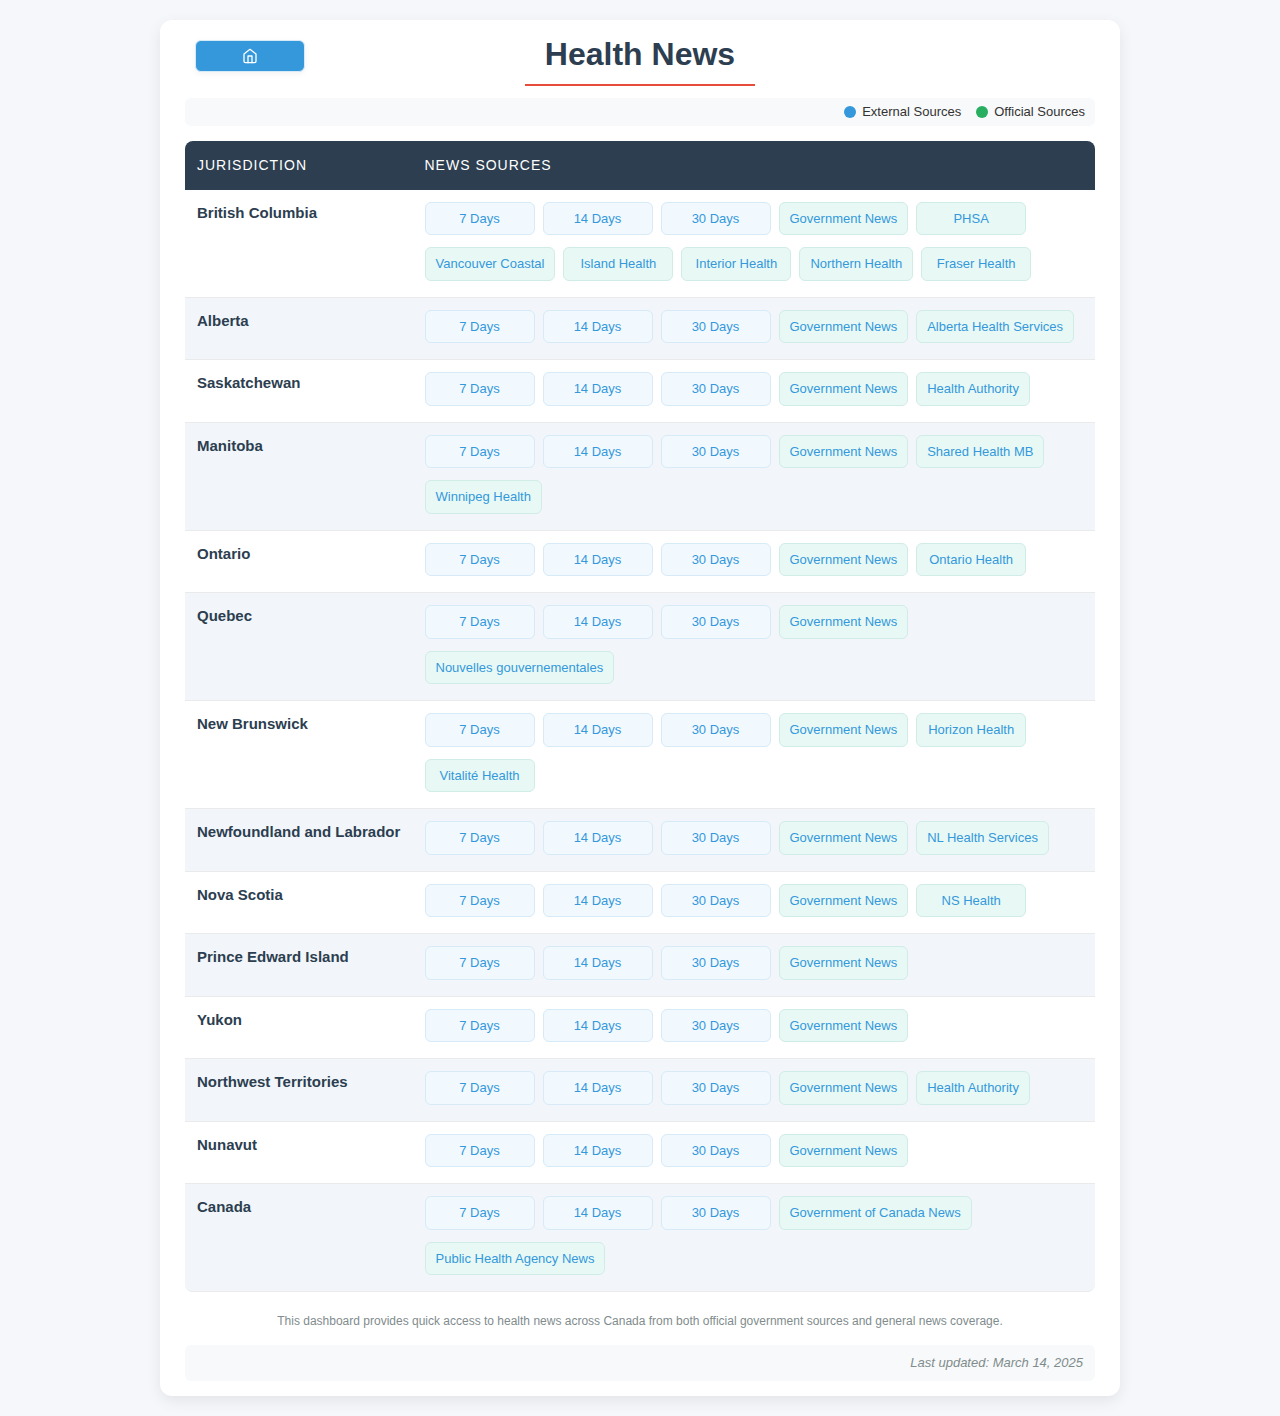
<file: index.html>
<!DOCTYPE html>
<html lang="en">
<head>
  <meta charset="UTF-8">
  <meta name="viewport" content="width=device-width, initial-scale=1.0">
  <title>Health News</title>
  <style>
    :root {
      --primary-blue: #3498db;
      --dark-blue: #2c3e50;
      --light-blue: #f1f9ff;
      --primary-green: #27ae60;
      --light-green: #e8f8f5;
      --background-gray: #f5f7fa;
      --table-alt-row: #f2f6fa;
      --table-hover: #edf5fa;
      --border-light: #eaeaea;
      --text-dark: #333;
      --text-light: #7f8c8d;
      --accent-red: #e74c3c;
      --accent-red-dark: #c0392b;
      --border-radius-sm: 6px;
      --border-radius-md: 8px;
      --border-radius-lg: 12px;
      --shadow-sm: 0 2px 6px rgba(0, 0, 0, 0.05);
      --shadow-md: 0 5px 15px rgba(0, 0, 0, 0.08);
      --shadow-lg: 0 4px 8px rgba(52, 152, 219, 0.3);
      --transition-default: all 0.3s ease;
    }
    
    * {
      margin: 0;
      padding: 0;
      box-sizing: border-box;
    }
    
    body {
      font-family: 'Segoe UI', Tahoma, Geneva, Verdana, sans-serif;
      background-color: var(--background-gray);
      color: var(--text-dark);
      max-width: 1000px;
      margin: 0 auto;
      padding: 20px; /* Reduced from 30px */
      line-height: 1.5;
    }
    
    .container {
      background-color: white;
      border-radius: var(--border-radius-lg);
      box-shadow: var(--shadow-md);
      padding: 10px 25px 15px; /* Reduced from 15px 30px 20px */
      position: relative; /* For positioning the home button */
    }
    
    header {
      margin-bottom: 15px; /* Reduced from 20px */
      position: relative;
    }
    
    .home-button {
      position: absolute;
      top: 10px;
      left: 10px;
      z-index: 10;
      background-color: var(--primary-blue);
      color: white;
      border-radius: var(--border-radius-sm);
      width: 32px;
      height: 32px;
      display: flex;
      align-items: center;
      justify-content: center;
      text-decoration: none;
      box-shadow: var(--shadow-sm);
      transition: var(--transition-default);
    }
    
    .home-button:hover {
      background-color: var(--dark-blue);
      transform: translateY(-2px);
      box-shadow: var(--shadow-lg);
    }
    
    .home-icon {
      width: 16px;
      height: 16px;
    }
    
    h1 {
      color: var(--dark-blue);
      text-align: center;
      margin-bottom: 12px; /* Reduced from 15px */
      font-weight: 600;
      position: relative;
      padding-bottom: 8px;
      margin-top: 0;
      font-size: 2rem;
    }
    
    h1:after {
      content: '';
      position: absolute;
      width: 230px;
      height: 2px;
      background-color: var(--accent-red);
      bottom: 0;
      left: 50%;
      transform: translateX(-50%);
    }
    
    .federal-section {
      margin-bottom: 25px; /* Reduced from 35px */
      padding: 15px; /* Reduced from 20px */
      background-color: #f8f9fa;
      border-radius: var(--border-radius-md);
      border-left: 4px solid var(--accent-red-dark);
      box-shadow: var(--shadow-sm);
    }
    
    .federal-section h2 {
      margin-top: 0;
      color: var(--accent-red-dark);
      font-size: 1.3rem;
    }
    
    .federal-links {
      display: flex;
      gap: 15px;
      flex-wrap: wrap;
    }
    
    .federal-links a {
      flex: 1;
      min-width: 200px;
    }
    
    table {
      width: 100%;
      border-collapse: separate;
      border-spacing: 0;
      margin-top: 10px; /* Reduced from 12px */
    }
    
    th, td {
      padding: 12px; /* Reduced from 15px */
      text-align: left;
      vertical-align: top;
    }
    
    th {
      background-color: var(--dark-blue);
      color: white;
      font-weight: 500;
      text-transform: uppercase;
      font-size: 14px;
      letter-spacing: 1px;
      padding: 14px 12px; /* Reduced from 18px 15px */
    }
    
    th:first-child {
      border-top-left-radius: var(--border-radius-md);
    }
    
    th:last-child {
      border-top-right-radius: var(--border-radius-md);
    }
    
    tr:nth-child(even) {
      background-color: var(--table-alt-row);
    }
    
    tr:hover {
      background-color: var(--table-hover);
      transition: background-color 0.2s ease;
    }
    
    tr:last-child td:first-child {
      border-bottom-left-radius: var(--border-radius-md);
    }
    
    tr:last-child td:last-child {
      border-bottom-right-radius: var(--border-radius-md);
    }
    
    td {
      border-bottom: 1px solid var(--border-light);
    }
    
    .province-name {
      font-weight: 600;
      color: var(--dark-blue);
      width: 25%;
      font-size: 15px;
    }
    
    .links-container {
      display: flex;
      gap: 8px; /* Reduced from 10px */
      flex-wrap: wrap;
    }
    
    a {
      color: var(--primary-blue);
      text-decoration: none;
      display: inline-block;
      padding: 6px 10px; /* Reduced from 8px 12px */
      background-color: var(--light-blue);
      border-radius: var(--border-radius-sm);
      border: 1px solid #d6eaf8;
      transition: var(--transition-default);
      font-size: 13px;
      margin-bottom: 4px; /* Reduced from 5px */
      min-width: 110px;
      text-align: center;
      font-weight: 500;
    }
    
    a:hover, a:focus {
      background-color: var(--primary-blue);
      color: white;
      border-color: var(--primary-blue);
      transform: translateY(-2px);
      box-shadow: var(--shadow-lg);
    }
    
    .official-link {
      background-color: var(--light-green);
      border-color: #d0ece7;
    }
    
    .official-link:hover, .official-link:focus {
      background-color: var(--primary-green);
      border-color: var(--primary-green);
    }
    
    .google-link {
      background-color: var(--light-blue);
      border-color: #d6eaf8;
    }
    
    .health-authority {
      margin-top: 4px; /* Reduced from 5px */
      font-size: 12px;
      color: var(--text-light);
    }
    
    .footer {
      text-align: center;
      margin-top: 20px; /* Reduced from 30px */
      font-size: 12px;
      color: var(--text-light);
      line-height: 1.5;
    }
    
    .last-updated {
      font-style: italic;
      text-align: right;
      margin-top: 15px; /* Reduced from 20px */
      font-size: 13px;
      color: var(--text-light);
      background-color: #f8f9fa;
      padding: 8px 12px; /* Reduced from 10px 15px */
      border-radius: var(--border-radius-sm);
      display: block;
    }
    
    .link-labels {
      display: flex;
      gap: 15px;
      justify-content: flex-end;
      margin-bottom: 6px; /* Reduced from 8px */
      flex-wrap: wrap;
      background-color: #f8f9fa;
      padding: 4px 10px; /* Reduced from 6px 12px */
      border-radius: var(--border-radius-sm);
    }
    
    .link-label {
      display: flex;
      align-items: center;
      font-size: 13px;
    }
    
    .link-dot {
      display: inline-block;
      width: 12px;
      height: 12px;
      border-radius: 50%;
      margin-right: 6px;
    }
    
    .dot-google {
      background-color: var(--primary-blue);
    }
    
    .dot-official {
      background-color: var(--primary-green);
    }
    
    @media (max-width: 768px) {
      .province-name {
        width: 100%;
        font-size: 16px;
        padding-bottom: 0;
        background-color: #f4f8fb;
        border-left: 4px solid var(--primary-blue);
      }
      
      body {
        padding: 10px; /* Reduced from 15px */
      }
      
      .container {
        padding: 10px; /* Reduced from 15px */
      }
      
      table, tr, td {
        display: block;
      }
      
      th {
        display: none;
      }
      
      tr {
        margin-bottom: 15px; /* Reduced from 20px */
        border-radius: var(--border-radius-md);
        overflow: hidden;
        box-shadow: var(--shadow-sm);
      }
      
      .links-container {
        padding-top: 3px; /* Reduced from 5px */
      }
      
      a {
        min-width: 140px;
      }
      
      .federal-links {
        flex-direction: column;
      }
      
      .federal-links a {
        width: 100%;
      }
      
      .home-button {
        top: 5px;
        left: 5px;
      }
    }
  </style>
</head>
<body>
  <div class="container">
    <header>
      <a href="https://ifptrd.github.io" class="home-button" title="Home" aria-label="Go to home page">
        <svg class="home-icon" xmlns="http://www.w3.org/2000/svg" viewBox="0 0 24 24" fill="none" stroke="currentColor" stroke-width="2" stroke-linecap="round" stroke-linejoin="round">
          <path d="M3 9l9-7 9 7v11a2 2 0 0 1-2 2H5a2 2 0 0 1-2-2z"></path>
          <polyline points="9 22 9 12 15 12 15 22"></polyline>
        </svg>
      </a>
      <h1>Health News</h1>
      <div class="link-labels">
        <div class="link-label"><span class="link-dot dot-google"></span> External Sources</div>
        <div class="link-label"><span class="link-dot dot-official"></span> Official Sources</div>
      </div>
    </header>
    
    <main>
      <table>
        <thead>
          <tr>
            <th>Jurisdiction</th>
            <th>News Sources</th>
          </tr>
        </thead>
        <tbody>
          <tr>
            <td class="province-name">British Columbia</td>
            <td>
              <div class="links-container">
                <a href="https://news.google.com/search?q=british%20columbia%20health%20when%3A7d&hl=en-CA&gl=CA&ceid=CA%3Aen" target="_blank" class="google-link" aria-label="British Columbia health news from the last 7 days">7 Days</a>
                <a href="https://news.google.com/search?q=british%20columbia%20health%20when%3A14d&hl=en-CA&gl=CA&ceid=CA%3Aen" target="_blank" class="google-link" aria-label="British Columbia health news from the last 14 days">14 Days</a>
                <a href="https://news.google.com/search?q=british%20columbia%20health%20when%3A30d&hl=en-CA&gl=CA&ceid=CA%3Aen" target="_blank" class="google-link" aria-label="British Columbia health news from the last 30 days">30 Days</a>
                <a href="https://news.gov.bc.ca" target="_blank" class="official-link" aria-label="British Columbia government news">Government News</a>
                <a href="http://www.phsa.ca/about/news-stories/news-releases/2025-news" target="_blank" class="official-link" aria-label="Provincial Health Services Authority news">PHSA</a>
                <a href="https://www.vch.ca/en/about-us/media-centre/news" target="_blank" class="official-link" aria-label="Vancouver Coastal Health news">Vancouver Coastal</a>
                <a href="https://www.islandhealth.ca/news" target="_blank" class="official-link" aria-label="Island Health news">Island Health</a>
                <a href="https://www.interiorhealth.ca/stories" target="_blank" class="official-link" aria-label="Interior Health news">Interior Health</a>
                <a href="https://www.northernhealth.ca/newsroom" target="_blank" class="official-link" aria-label="Northern Health news">Northern Health</a>
                <a href="https://www.fraserhealth.ca/news" target="_blank" class="official-link" aria-label="Fraser Health news">Fraser Health</a>
              </div>
            </td>
          </tr>
          <tr>
            <td class="province-name">Alberta</td>
            <td>
              <div class="links-container">
                <a href="https://news.google.com/search?q=alberta%20health%20when%3A7d&hl=en-CA&gl=CA&ceid=CA%3Aen" target="_blank" class="google-link" aria-label="Alberta health news from the last 7 days">7 Days</a>
                <a href="https://news.google.com/search?q=alberta%20health%20when%3A14d&hl=en-CA&gl=CA&ceid=CA%3Aen" target="_blank" class="google-link" aria-label="Alberta health news from the last 14 days">14 Days</a>
                <a href="https://news.google.com/search?q=alberta%20health%20when%3A30d&hl=en-CA&gl=CA&ceid=CA%3Aen" target="_blank" class="google-link" aria-label="Alberta health news from the last 30 days">30 Days</a>
                <a href="https://www.alberta.ca/news" target="_blank" class="official-link" aria-label="Alberta government news">Government News</a>
                <a href="https://www.albertahealthservices.ca/news/newsreleases.aspx" target="_blank" class="official-link" aria-label="Alberta Health Services news">Alberta Health Services</a>
              </div>
            </td>
          </tr>
          <tr>
            <td class="province-name">Saskatchewan</td>
            <td>
              <div class="links-container">
                <a href="https://news.google.com/search?q=saskatchewan%20health%20when%3A7d&hl=en-CA&gl=CA&ceid=CA%3Aen" target="_blank" class="google-link" aria-label="Saskatchewan health news from the last 7 days">7 Days</a>
                <a href="https://news.google.com/search?q=saskatchewan%20health%20when%3A14d&hl=en-CA&gl=CA&ceid=CA%3Aen" target="_blank" class="google-link" aria-label="Saskatchewan health news from the last 14 days">14 Days</a>
                <a href="https://news.google.com/search?q=saskatchewan%20health%20when%3A30d&hl=en-CA&gl=CA&ceid=CA%3Aen" target="_blank" class="google-link" aria-label="Saskatchewan health news from the last 30 days">30 Days</a>
                <a href="https://www.saskatchewan.ca/government/news-and-media" target="_blank" class="official-link" aria-label="Saskatchewan government news">Government News</a>
                <a href="https://www.saskhealthauthority.ca/news-events/news" target="_blank" class="official-link" aria-label="Saskatchewan Health Authority news">Health Authority</a>
              </div>
            </td>
          </tr>
          <tr>
            <td class="province-name">Manitoba</td>
            <td>
              <div class="links-container">
                <a href="https://news.google.com/search?q=manitoba%20health%20when%3A7d&hl=en-CA&gl=CA&ceid=CA%3Aen" target="_blank" class="google-link" aria-label="Manitoba health news from the last 7 days">7 Days</a>
                <a href="https://news.google.com/search?q=manitoba%20health%20when%3A14d&hl=en-CA&gl=CA&ceid=CA%3Aen" target="_blank" class="google-link" aria-label="Manitoba health news from the last 14 days">14 Days</a>
                <a href="https://news.google.com/search?q=manitoba%20health%20when%3A30d&hl=en-CA&gl=CA&ceid=CA%3Aen" target="_blank" class="google-link" aria-label="Manitoba health news from the last 30 days">30 Days</a>
                <a href="https://news.gov.mb.ca/news/index.html" target="_blank" class="official-link" aria-label="Manitoba government news">Government News</a>
                <a href="https://sharedhealthmb.ca/news/" target="_blank" class="official-link" aria-label="Shared Health Manitoba news">Shared Health MB</a>
                <a href="https://wrha.mb.ca/category/news/" target="_blank" class="official-link" aria-label="Winnipeg Regional Health Authority news">Winnipeg Health</a>
              </div>
            </td>
          </tr>
          <tr>
            <td class="province-name">Ontario</td>
            <td>
              <div class="links-container">
                <a href="https://news.google.com/search?q=ontario%20health%20when%3A7d&hl=en-CA&gl=CA&ceid=CA%3Aen" target="_blank" class="google-link" aria-label="Ontario health news from the last 7 days">7 Days</a>
                <a href="https://news.google.com/search?q=ontario%20health%20when%3A14d&hl=en-CA&gl=CA&ceid=CA%3Aen" target="_blank" class="google-link" aria-label="Ontario health news from the last 14 days">14 Days</a>
                <a href="https://news.google.com/search?q=ontario%20health%20when%3A30d&hl=en-CA&gl=CA&ceid=CA%3Aen" target="_blank" class="google-link" aria-label="Ontario health news from the last 30 days">30 Days</a>
                <a href="https://news.ontario.ca/en" target="_blank" class="official-link" aria-label="Ontario government news">Government News</a>
                <a href="https://www.ontariohealth.ca/about-us/news" target="_blank" class="official-link" aria-label="Ontario Health news">Ontario Health</a>
              </div>
            </td>
          </tr>
          <tr>
            <td class="province-name">Quebec</td>
            <td>
              <div class="links-container">
                <a href="https://news.google.com/search?q=quebec%20health%20when%3A7d&hl=en-CA&gl=CA&ceid=CA%3Aen" target="_blank" class="google-link" aria-label="Quebec health news from the last 7 days">7 Days</a>
                <a href="https://news.google.com/search?q=quebec%20health%20when%3A14d&hl=en-CA&gl=CA&ceid=CA%3Aen" target="_blank" class="google-link" aria-label="Quebec health news from the last 14 days">14 Days</a>
                <a href="https://news.google.com/search?q=quebec%20health%20when%3A30d&hl=en-CA&gl=CA&ceid=CA%3Aen" target="_blank" class="google-link" aria-label="Quebec health news from the last 30 days">30 Days</a>
                <a href="https://www.quebec.ca/en/news/search?id=6557&tx_solr[q]&tx_solr[filter][]=themes%3A4158&tx_solr[filter][]=themes%3A200&tx_solr[filter][]=themes%3A178&tx_solr[filter][]&tx_solr[sort]=newest%20desc&tx_solr[resultsPerPage]=10&tx_solr[page]=1" target="_blank" class="official-link" aria-label="Quebec government news in English">Government News</a>
                <a href="https://www.quebec.ca/nouvelles/rechercher?id=6557&tx_solr[q]&tx_solr[filter][]=themes%3A4158&tx_solr[filter][]=themes%3A200&tx_solr[filter][]=themes%3A178&tx_solr[filter][]&tx_solr[sort]=newest%20desc&tx_solr[resultsPerPage]=10&tx_solr[page]=1" target="_blank" class="official-link" aria-label="Quebec government news in French">Nouvelles gouvernementales</a>
              </div>
            </td>
          </tr>
          <tr>
            <td class="province-name">New Brunswick</td>
            <td>
              <div class="links-container">
                <a href="https://news.google.com/search?q=new%20brunswick%20health%20when%3A7d&hl=en-CA&gl=CA&ceid=CA%3Aen" target="_blank" class="google-link" aria-label="New Brunswick health news from the last 7 days">7 Days</a>
                <a href="https://news.google.com/search?q=new%20brunswick%20health%20when%3A14d&hl=en-CA&gl=CA&ceid=CA%3Aen" target="_blank" class="google-link" aria-label="New Brunswick health news from the last 14 days">14 Days</a>
                <a href="https://news.google.com/search?q=new%20brunswick%20health%20when%3A30d&hl=en-CA&gl=CA&ceid=CA%3Aen" target="_blank" class="google-link" aria-label="New Brunswick health news from the last 30 days">30 Days</a>
                <a href="https://www2.gnb.ca/content/gnb/en/news/search_results.html?_charset_=UTF-8&newskeyword=health&newsFromDate=&newsToDate=&newsdeptId=" target="_blank" class="official-link" aria-label="New Brunswick government news">Government News</a>
                <a href="https://horizonnb.ca/category/news-releases/" target="_blank" class="official-link" aria-label="Horizon Health Network news">Horizon Health</a>
                <a href="https://vitalitenb.ca/en/news" target="_blank" class="official-link" aria-label="Vitalité Health Network news">Vitalité Health</a>
              </div>
            </td>
          </tr>
          <tr>
            <td class="province-name">Newfoundland and Labrador</td>
            <td>
              <div class="links-container">
                <a href="https://news.google.com/search?q=newfoundland%20and%20labrador%20health%20when%3A7d&hl=en-CA&gl=CA&ceid=CA%3Aen" target="_blank" class="google-link" aria-label="Newfoundland and Labrador health news from the last 7 days">7 Days</a>
                <a href="https://news.google.com/search?q=newfoundland%20and%20labrador%20health%20when%3A14d&hl=en-CA&gl=CA&ceid=CA%3Aen" target="_blank" class="google-link" aria-label="Newfoundland and Labrador health news from the last 14 days">14 Days</a>
                <a href="https://news.google.com/search?q=newfoundland%20and%20labrador%20health%20when%3A30d&hl=en-CA&gl=CA&ceid=CA%3Aen" target="_blank" class="google-link" aria-label="Newfoundland and Labrador health news from the last 30 days">30 Days</a>
                <a href="https://www.gov.nl.ca/releases/r/" target="_blank" class="official-link" aria-label="Newfoundland and Labrador government news">Government News</a>
                <a href="https://nlhealthservices.ca/news/" target="_blank" class="official-link" aria-label="Newfoundland and Labrador Health Services news">NL Health Services</a>
              </div>
            </td>
          </tr>          
            <tr>
            <td class="province-name">Nova Scotia</td>
            <td>
              <div class="links-container">
                <a href="https://news.google.com/search?q=nova%20scotia%20health%20when%3A7d&hl=en-CA&gl=CA&ceid=CA%3Aen" target="_blank" class="google-link" aria-label="Nova Scotia health news from the last 7 days">7 Days</a>
                <a href="https://news.google.com/search?q=nova%20scotia%20health%20when%3A14d&hl=en-CA&gl=CA&ceid=CA%3Aen" target="_blank" class="google-link" aria-label="Nova Scotia health news from the last 14 days">14 Days</a>
                <a href="https://news.google.com/search?q=nova%20scotia%20health%20when%3A30d&hl=en-CA&gl=CA&ceid=CA%3Aen" target="_blank" class="google-link" aria-label="Nova Scotia health news from the last 30 days">30 Days</a>
                <a href="https://news.novascotia.ca" target="_blank" class="official-link" aria-label="Nova Scotia government news">Government News</a>
                <a href="https://www.nshealth.ca/news-and-notices" target="_blank" class="official-link" aria-label="Nova Scotia Health news">NS Health</a>
              </div>
            </td>
          </tr>
          <tr>
            <td class="province-name">Prince Edward Island</td>
            <td>
              <div class="links-container">
                <a href="https://news.google.com/search?q=prince%20edward%20island%20health%20when%3A7d&hl=en-CA&gl=CA&ceid=CA%3Aen" target="_blank" class="google-link" aria-label="Prince Edward Island health news from the last 7 days">7 Days</a>
                <a href="https://news.google.com/search?q=prince%20edward%20island%20health%20when%3A14d&hl=en-CA&gl=CA&ceid=CA%3Aen" target="_blank" class="google-link" aria-label="Prince Edward Island health news from the last 14 days">14 Days</a>
                <a href="https://news.google.com/search?q=prince%20edward%20island%20health%20when%3A30d&hl=en-CA&gl=CA&ceid=CA%3Aen" target="_blank" class="google-link" aria-label="Prince Edward Island health news from the last 30 days">30 Days</a>
                <a href="https://www.princeedwardisland.ca/en/news" target="_blank" class="official-link" aria-label="Prince Edward Island government news">Government News</a>
              </div>
            </td>
          </tr>
          <tr>
            <td class="province-name">Yukon</td>
            <td>
              <div class="links-container">
                <a href="https://news.google.com/search?q=yukon%20health%20when%3A7d&hl=en-CA&gl=CA&ceid=CA%3Aen" target="_blank" class="google-link" aria-label="Yukon health news from the last 7 days">7 Days</a>
                <a href="https://news.google.com/search?q=yukon%20health%20when%3A14d&hl=en-CA&gl=CA&ceid=CA%3Aen" target="_blank" class="google-link" aria-label="Yukon health news from the last 14 days">14 Days</a>
                <a href="https://news.google.com/search?q=yukon%20health%20when%3A30d&hl=en-CA&gl=CA&ceid=CA%3Aen" target="_blank" class="google-link" aria-label="Yukon health news from the last 30 days">30 Days</a>
                <a href="https://yukon.ca/en/news" target="_blank" class="official-link" aria-label="Yukon government news">Government News</a>
              </div>
            </td>
          </tr>
          <tr>
            <td class="province-name">Northwest Territories</td>
            <td>
              <div class="links-container">
                <a href="https://news.google.com/search?q=northwest%20territories%20health%20when%3A7d&hl=en-CA&gl=CA&ceid=CA%3Aen" target="_blank" class="google-link" aria-label="Northwest Territories health news from the last 7 days">7 Days</a>
                <a href="https://news.google.com/search?q=northwest%20territories%20health%20when%3A14d&hl=en-CA&gl=CA&ceid=CA%3Aen" target="_blank" class="google-link" aria-label="Northwest Territories health news from the last 14 days">14 Days</a>
                <a href="https://news.google.com/search?q=northwest%20territories%20health%20when%3A30d&hl=en-CA&gl=CA&ceid=CA%3Aen" target="_blank" class="google-link" aria-label="Northwest Territories health news from the last 30 days">30 Days</a>
                <a href="https://www.gov.nt.ca/en/newsroom?f%5B0%5D=field_news_department%3A91" target="_blank" class="official-link" aria-label="Northwest Territories government news">Government News</a>
                <a href="https://www.nthssa.ca/en/newsroom" target="_blank" class="official-link" aria-label="Northwest Territories Health and Social Services Authority news">Health Authority</a>
              </div>
            </td>
          </tr>
          <tr>
            <td class="province-name">Nunavut</td>
            <td>
              <div class="links-container">
                <a href="https://news.google.com/search?q=nunavut%20health%20when%3A7d&hl=en-CA&gl=CA&ceid=CA%3Aen" target="_blank" class="google-link" aria-label="Nunavut health news from the last 7 days">7 Days</a>
                <a href="https://news.google.com/search?q=nunavut%20health%20when%3A14d&hl=en-CA&gl=CA&ceid=CA%3Aen" target="_blank" class="google-link" aria-label="Nunavut health news from the last 14 days">14 Days</a>
                <a href="https://news.google.com/search?q=nunavut%20health%20when%3A30d&hl=en-CA&gl=CA&ceid=CA%3Aen" target="_blank" class="google-link" aria-label="Nunavut health news from the last 30 days">30 Days</a>
                <a href="https://www.gov.nu.ca/en/newsroom" target="_blank" class="official-link" aria-label="Nunavut government news">Government News</a>
              </div>
            </td>
          </tr>
          <tr>
            <td class="province-name">Canada</td>
            <td>
              <div class="links-container">
                <a href="https://news.google.com/search?q=canada%20health%20when%3A7d&hl=en-CA&gl=CA&ceid=CA%3Aen" target="_blank" class="google-link" aria-label="Canada health news from the last 7 days">7 Days</a>
                <a href="https://news.google.com/search?q=canada%20health%20when%3A14d&hl=en-CA&gl=CA&ceid=CA%3Aen" target="_blank" class="google-link" aria-label="Canada health news from the last 14 days">14 Days</a>
                <a href="https://news.google.com/search?q=canada%20health%20when%3A30d&hl=en-CA&gl=CA&ceid=CA%3Aen" target="_blank" class="google-link" aria-label="Canada health news from the last 30 days">30 Days</a>
                <a href="https://www.canada.ca/en/news.html" target="_blank" class="official-link" aria-label="Government of Canada news">Government of Canada News</a>
                <a href="https://www.canada.ca/en/news/advanced-news-search/news-results.html?_=1716399320637&dprtmnt=publichealthagencyofcanada&start&end" target="_blank" class="official-link" aria-label="Public Health Agency of Canada news">Public Health Agency News</a>
              </div>
            </td>
          </tr>
        </tbody>
      </table>
    </main>
    
    <footer class="footer">
      <p>This dashboard provides quick access to health news across Canada from both official government sources and general news coverage.</p>
      <div class="last-updated">Last updated: March 14, 2025</div>
      <!-- Adding a clearfix to ensure the footer displays properly -->
      <div style="clear: both;"></div>
    </footer>
  </div>
</body>
</html>
</file>
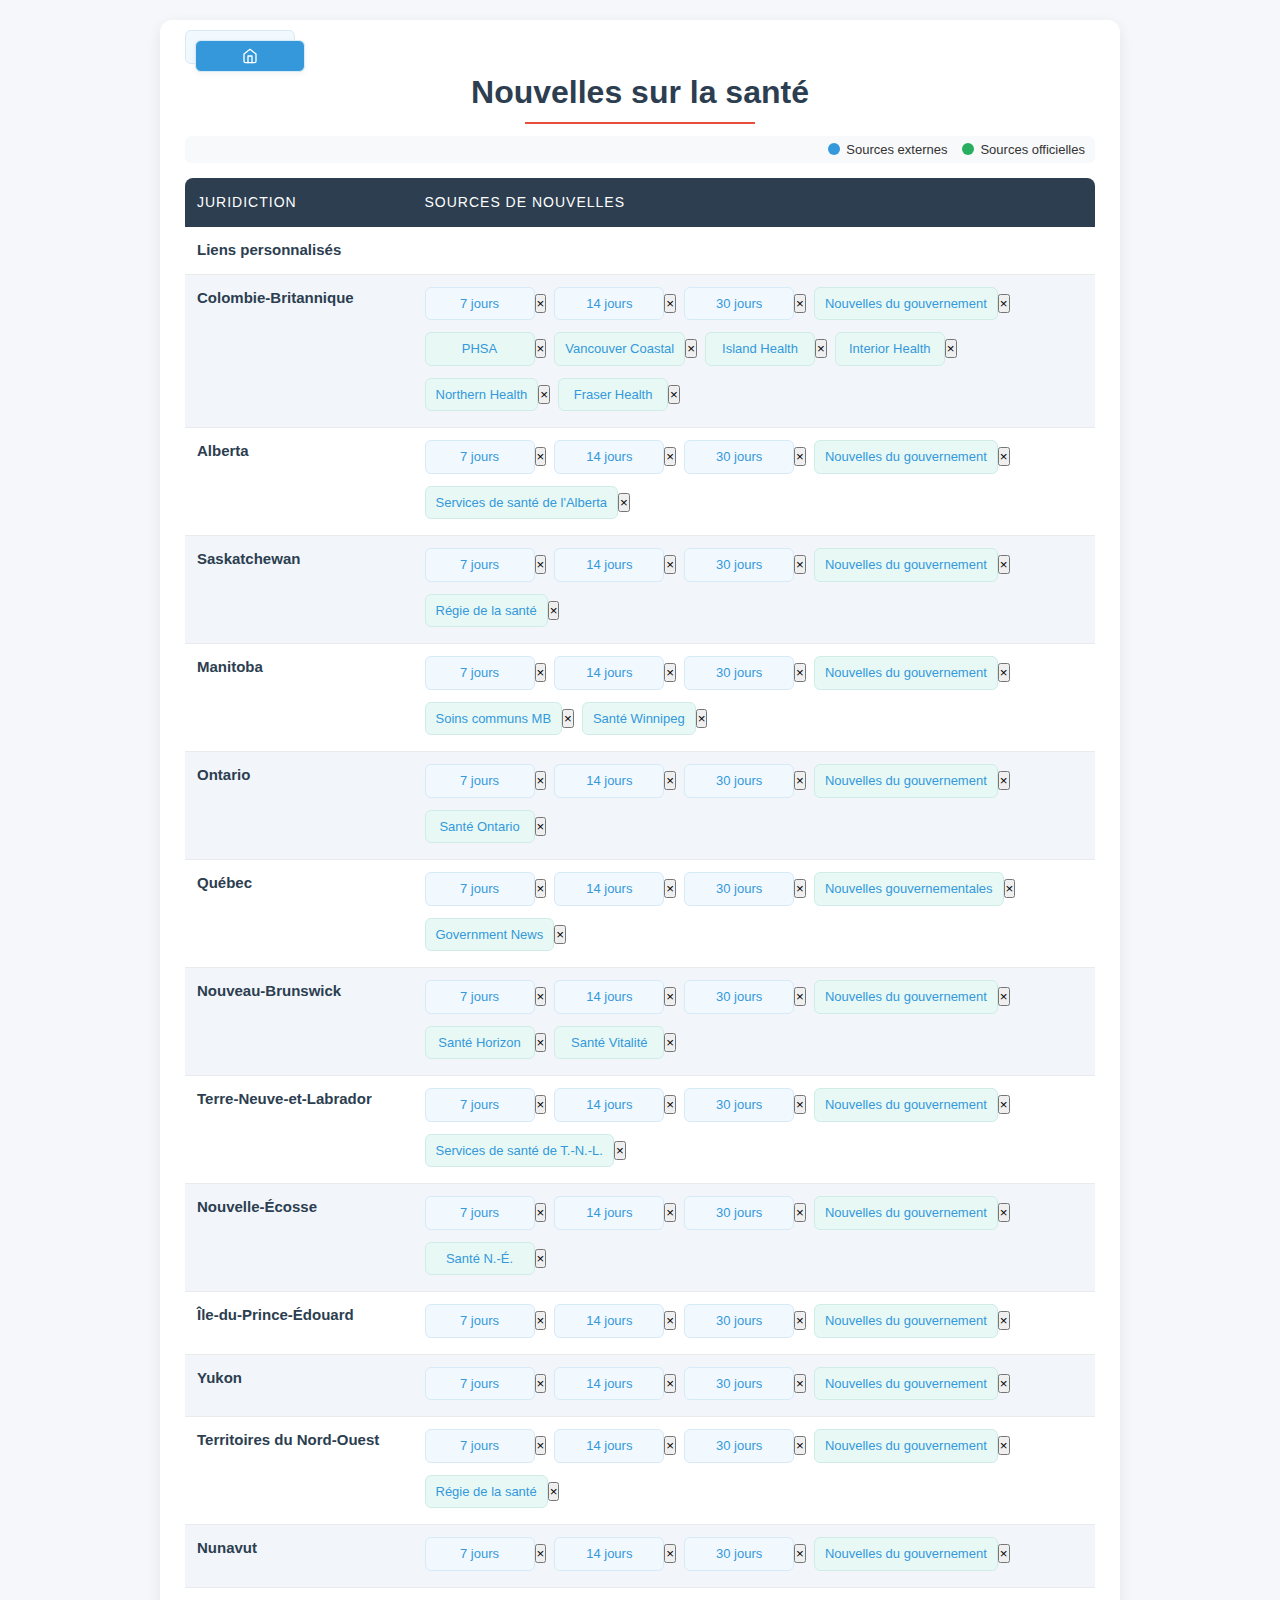
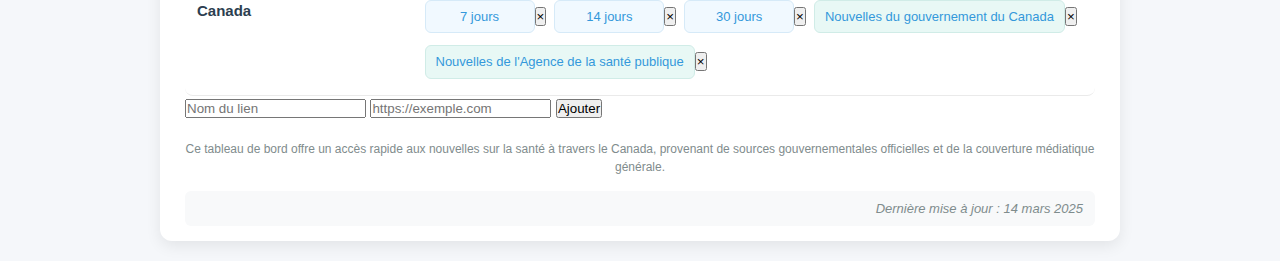
<file: index_fr.html>
<!DOCTYPE html>
<html lang="fr-CA">
<head>
  <meta charset="UTF-8">
  <meta name="viewport" content="width=device-width, initial-scale=1.0">
  <title>Nouvelles sur la santé</title>
  <link rel="icon" href="https://cdn-icons-png.flaticon.com/512/3063/3063830.png">
  <link rel="stylesheet" href="style.css">
</head>
<body>
  <div class="container">
    <header>
      <a href="https://ifptrd.github.io" class="home-button" title="Accueil" aria-label="Aller à la page d'accueil">
        <svg class="home-icon" xmlns="http://www.w3.org/2000/svg" viewBox="0 0 24 24" fill="none" stroke="currentColor" stroke-width="2" stroke-linecap="round" stroke-linejoin="round">
          <path d="M3 9l9-7 9 7v11a2 2 0 0 1-2 2H5a2 2 0 0 1-2-2z"></path>
          <polyline points="9 22 9 12 15 12 15 22"></polyline>
        </svg>
      </a>
      <div class="header-controls">
        <a href="index.html" class="language-toggle" aria-label="Switch to English">EN</a>
      </div>
      <h1>Nouvelles sur la santé</h1>
      <div class="link-labels">
        <div class="link-label"><span class="link-dot dot-google"></span> Sources externes</div>
        <div class="link-label"><span class="link-dot dot-official"></span> Sources officielles</div>
      </div>
    </header>
    <main>
      <table>
        <thead>
          <tr>
            <th scope="col">Juridiction</th>
            <th scope="col">Sources de nouvelles</th>
          </tr>
        </thead>
        <tbody>
          <tr id="custom-links-row">
            <td class="province-name">Liens personnalisés</td>
            <td>
              <div class="links-container" id="custom-links-container" data-remove-label="Supprimer"></div>
            </td>
          </tr>
          <tr>
            <td class="province-name">Colombie-Britannique</td>
            <td>
              <div class="links-container">
                <a href="https://news.google.com/search?q=santé%20colombie-britannique%20when%3A7d&hl=fr-CA&gl=CA&ceid=CA%3Afr" target="_blank" rel="noopener noreferrer" class="google-link" aria-label="Nouvelles sur la santé en Colombie-Britannique des 7 derniers jours">7 jours</a>
                <a href="https://news.google.com/search?q=santé%20colombie-britannique%20when%3A14d&hl=fr-CA&gl=CA&ceid=CA%3Afr" target="_blank" rel="noopener noreferrer" class="google-link" aria-label="Nouvelles sur la santé en Colombie-Britannique des 14 derniers jours">14 jours</a>
                <a href="https://news.google.com/search?q=santé%20colombie-britannique%20when%3A30d&hl=fr-CA&gl=CA&ceid=CA%3Afr" target="_blank" rel="noopener noreferrer" class="google-link" aria-label="Nouvelles sur la santé en Colombie-Britannique des 30 derniers jours">30 jours</a>
                <a href="https://news.gov.bc.ca" target="_blank" rel="noopener noreferrer" class="official-link" aria-label="Nouvelles du gouvernement de la Colombie-Britannique">Nouvelles du gouvernement</a>
                <a href="http://www.phsa.ca/about/news-stories/news-releases/2025-news" target="_blank" rel="noopener noreferrer" class="official-link" aria-label="Nouvelles de la Provincial Health Services Authority">PHSA</a>
                <a href="https://www.vch.ca/en/about-us/media-centre/news" target="_blank" rel="noopener noreferrer" class="official-link" aria-label="Nouvelles de Vancouver Coastal Health">Vancouver Coastal</a>
                <a href="https://www.islandhealth.ca/news" target="_blank" rel="noopener noreferrer" class="official-link" aria-label="Nouvelles d'Island Health">Island Health</a>
                <a href="https://www.interiorhealth.ca/stories" target="_blank" rel="noopener noreferrer" class="official-link" aria-label="Nouvelles d'Interior Health">Interior Health</a>
                <a href="https://www.northernhealth.ca/newsroom" target="_blank" rel="noopener noreferrer" class="official-link" aria-label="Nouvelles de Northern Health">Northern Health</a>
                <a href="https://www.fraserhealth.ca/news" target="_blank" rel="noopener noreferrer" class="official-link" aria-label="Nouvelles de Fraser Health">Fraser Health</a>
              </div>
            </td>
          </tr>
          <tr>
            <td class="province-name">Alberta</td>
            <td>
              <div class="links-container">
                <a href="https://news.google.com/search?q=santé%20alberta%20when%3A7d&hl=fr-CA&gl=CA&ceid=CA%3Afr" target="_blank" rel="noopener noreferrer" class="google-link" aria-label="Nouvelles sur la santé en Alberta des 7 derniers jours">7 jours</a>
                <a href="https://news.google.com/search?q=santé%20alberta%20when%3A14d&hl=fr-CA&gl=CA&ceid=CA%3Afr" target="_blank" rel="noopener noreferrer" class="google-link" aria-label="Nouvelles sur la santé en Alberta des 14 derniers jours">14 jours</a>
                <a href="https://news.google.com/search?q=santé%20alberta%20when%3A30d&hl=fr-CA&gl=CA&ceid=CA%3Afr" target="_blank" rel="noopener noreferrer" class="google-link" aria-label="Nouvelles sur la santé en Alberta des 30 derniers jours">30 jours</a>
                <a href="https://www.alberta.ca/news" target="_blank" rel="noopener noreferrer" class="official-link" aria-label="Nouvelles du gouvernement de l'Alberta">Nouvelles du gouvernement</a>
                <a href="https://www.albertahealthservices.ca/news/newsreleases.aspx" target="_blank" rel="noopener noreferrer" class="official-link" aria-label="Nouvelles des Services de santé de l'Alberta">Services de santé de l'Alberta</a>
              </div>
            </td>
          </tr>
          <tr>
            <td class="province-name">Saskatchewan</td>
            <td>
              <div class="links-container">
                <a href="https://news.google.com/search?q=santé%20saskatchewan%20when%3A7d&hl=fr-CA&gl=CA&ceid=CA%3Afr" target="_blank" rel="noopener noreferrer" class="google-link" aria-label="Nouvelles sur la santé en Saskatchewan des 7 derniers jours">7 jours</a>
                <a href="https://news.google.com/search?q=santé%20saskatchewan%20when%3A14d&hl=fr-CA&gl=CA&ceid=CA%3Afr" target="_blank" rel="noopener noreferrer" class="google-link" aria-label="Nouvelles sur la santé en Saskatchewan des 14 derniers jours">14 jours</a>
                <a href="https://news.google.com/search?q=santé%20saskatchewan%20when%3A30d&hl=fr-CA&gl=CA&ceid=CA%3Afr" target="_blank" rel="noopener noreferrer" class="google-link" aria-label="Nouvelles sur la santé en Saskatchewan des 30 derniers jours">30 jours</a>
                <a href="https://www.saskatchewan.ca/government/news-and-media" target="_blank" rel="noopener noreferrer" class="official-link" aria-label="Nouvelles du gouvernement de la Saskatchewan">Nouvelles du gouvernement</a>
                <a href="https://www.saskhealthauthority.ca/news-events/news" target="_blank" rel="noopener noreferrer" class="official-link" aria-label="Nouvelles de la Régie de la santé de la Saskatchewan">Régie de la santé</a>
              </div>
            </td>
          </tr>
          <tr>
            <td class="province-name">Manitoba</td>
            <td>
              <div class="links-container">
                <a href="https://news.google.com/search?q=santé%20manitoba%20when%3A7d&hl=fr-CA&gl=CA&ceid=CA%3Afr" target="_blank" rel="noopener noreferrer" class="google-link" aria-label="Nouvelles sur la santé au Manitoba des 7 derniers jours">7 jours</a>
                <a href="https://news.google.com/search?q=santé%20manitoba%20when%3A14d&hl=fr-CA&gl=CA&ceid=CA%3Afr" target="_blank" rel="noopener noreferrer" class="google-link" aria-label="Nouvelles sur la santé au Manitoba des 14 derniers jours">14 jours</a>
                <a href="https://news.google.com/search?q=santé%20manitoba%20when%3A30d&hl=fr-CA&gl=CA&ceid=CA%3Afr" target="_blank" rel="noopener noreferrer" class="google-link" aria-label="Nouvelles sur la santé au Manitoba des 30 derniers jours">30 jours</a>
                <a href="https://news.gov.mb.ca/news/index.html" target="_blank" rel="noopener noreferrer" class="official-link" aria-label="Nouvelles du gouvernement du Manitoba">Nouvelles du gouvernement</a>
                <a href="https://sharedhealthmb.ca/news/" target="_blank" rel="noopener noreferrer" class="official-link" aria-label="Nouvelles de Soins communs Manitoba">Soins communs MB</a>
                <a href="https://wrha.mb.ca/category/news/" target="_blank" rel="noopener noreferrer" class="official-link" aria-label="Nouvelles de l'Office régional de la santé de Winnipeg">Santé Winnipeg</a>
              </div>
            </td>
          </tr>
          <tr>
            <td class="province-name">Ontario</td>
            <td>
              <div class="links-container">
                <a href="https://news.google.com/search?q=santé%20ontario%20when%3A7d&hl=fr-CA&gl=CA&ceid=CA%3Afr" target="_blank" rel="noopener noreferrer" class="google-link" aria-label="Nouvelles sur la santé en Ontario des 7 derniers jours">7 jours</a>
                <a href="https://news.google.com/search?q=santé%20ontario%20when%3A14d&hl=fr-CA&gl=CA&ceid=CA%3Afr" target="_blank" rel="noopener noreferrer" class="google-link" aria-label="Nouvelles sur la santé en Ontario des 14 derniers jours">14 jours</a>
                <a href="https://news.google.com/search?q=santé%20ontario%20when%3A30d&hl=fr-CA&gl=CA&ceid=CA%3Afr" target="_blank" rel="noopener noreferrer" class="google-link" aria-label="Nouvelles sur la santé en Ontario des 30 derniers jours">30 jours</a>
                <a href="https://news.ontario.ca/fr" target="_blank" rel="noopener noreferrer" class="official-link" aria-label="Nouvelles du gouvernement de l'Ontario">Nouvelles du gouvernement</a>
                <a href="https://www.ontariohealth.ca/fr/a-propos-de-nous/nouvelles" target="_blank" rel="noopener noreferrer" class="official-link" aria-label="Nouvelles de Santé Ontario">Santé Ontario</a>
              </div>
            </td>
          </tr>
          <tr>
            <td class="province-name">Québec</td>
            <td>
              <div class="links-container">
                <a href="https://news.google.com/search?q=santé%20québec%20when%3A7d&hl=fr-CA&gl=CA&ceid=CA%3Afr" target="_blank" rel="noopener noreferrer" class="google-link" aria-label="Nouvelles sur la santé au Québec des 7 derniers jours">7 jours</a>
                <a href="https://news.google.com/search?q=santé%20québec%20when%3A14d&hl=fr-CA&gl=CA&ceid=CA%3Afr" target="_blank" rel="noopener noreferrer" class="google-link" aria-label="Nouvelles sur la santé au Québec des 14 derniers jours">14 jours</a>
                <a href="https://news.google.com/search?q=santé%20québec%20when%3A30d&hl=fr-CA&gl=CA&ceid=CA%3Afr" target="_blank" rel="noopener noreferrer" class="google-link" aria-label="Nouvelles sur la santé au Québec des 30 derniers jours">30 jours</a>
                <a href="https://www.quebec.ca/nouvelles/rechercher?id=6557&tx_solr[q]&tx_solr[filter][]=themes%3A4158&tx_solr[filter][]=themes%3A200&tx_solr[filter][]=themes%3A178&tx_solr[filter][]&tx_solr[sort]=newest%20desc&tx_solr[resultsPerPage]=10&tx_solr[page]=1" target="_blank" rel="noopener noreferrer" class="official-link" aria-label="Nouvelles du gouvernement du Québec en français">Nouvelles gouvernementales</a>
                <a href="https://www.quebec.ca/en/news/search?id=6557&tx_solr[q]&tx_solr[filter][]=themes%3A4158&tx_solr[filter][]=themes%3A200&tx_solr[filter][]=themes%3A178&tx_solr[filter][]&tx_solr[sort]=newest%20desc&tx_solr[resultsPerPage]=10&tx_solr[page]=1" target="_blank" rel="noopener noreferrer" class="official-link" aria-label="Nouvelles du gouvernement du Québec en anglais">Government News</a>
              </div>
            </td>
          </tr>
          <tr>
            <td class="province-name">Nouveau-Brunswick</td>
            <td>
              <div class="links-container">
                <a href="https://news.google.com/search?q=santé%20nouveau-brunswick%20when%3A7d&hl=fr-CA&gl=CA&ceid=CA%3Afr" target="_blank" rel="noopener noreferrer" class="google-link" aria-label="Nouvelles sur la santé au Nouveau-Brunswick des 7 derniers jours">7 jours</a>
                <a href="https://news.google.com/search?q=santé%20nouveau-brunswick%20when%3A14d&hl=fr-CA&gl=CA&ceid=CA%3Afr" target="_blank" rel="noopener noreferrer" class="google-link" aria-label="Nouvelles sur la santé au Nouveau-Brunswick des 14 derniers jours">14 jours</a>
                <a href="https://news.google.com/search?q=santé%20nouveau-brunswick%20when%3A30d&hl=fr-CA&gl=CA&ceid=CA%3Afr" target="_blank" rel="noopener noreferrer" class="google-link" aria-label="Nouvelles sur la santé au Nouveau-Brunswick des 30 derniers jours">30 jours</a>
                <a href="https://www2.gnb.ca/content/gnb/fr/nouvelles/resultats_de_la_recherche.html?_charset_=UTF-8&newskeyword=sant%C3%A9&newsFromDate=&newsToDate=&start=&hits=&newsdeptId=" target="_blank" rel="noopener noreferrer" class="official-link" aria-label="Nouvelles du gouvernement du Nouveau-Brunswick">Nouvelles du gouvernement</a>
                <a href="https://horizonnb.ca/fr/category/communiques-de-presse/" target="_blank" rel="noopener noreferrer" class="official-link" aria-label="Nouvelles du Réseau de santé Horizon">Santé Horizon</a>
                <a href="https://vitalitenb.ca/fr/nouvelles" target="_blank" rel="noopener noreferrer" class="official-link" aria-label="Nouvelles du Réseau de santé Vitalité">Santé Vitalité</a>
              </div>
            </td>
          </tr>
          <tr>
            <td class="province-name">Terre-Neuve-et-Labrador</td>
            <td>
              <div class="links-container">
                <a href="https://news.google.com/search?q=santé%20terre-neuve-et-labrador%20when%3A7d&hl=fr-CA&gl=CA&ceid=CA%3Afr" target="_blank" rel="noopener noreferrer" class="google-link" aria-label="Nouvelles sur la santé à Terre-Neuve-et-Labrador des 7 derniers jours">7 jours</a>
                <a href="https://news.google.com/search?q=santé%20terre-neuve-et-labrador%20when%3A14d&hl=fr-CA&gl=CA&ceid=CA%3Afr" target="_blank" rel="noopener noreferrer" class="google-link" aria-label="Nouvelles sur la santé à Terre-Neuve-et-Labrador des 14 derniers jours">14 jours</a>
                <a href="https://news.google.com/search?q=santé%20terre-neuve-et-labrador%20when%3A30d&hl=fr-CA&gl=CA&ceid=CA%3Afr" target="_blank" rel="noopener noreferrer" class="google-link" aria-label="Nouvelles sur la santé à Terre-Neuve-et-Labrador des 30 derniers jours">30 jours</a>
                <a href="https://www.gov.nl.ca/releases/r/" target="_blank" rel="noopener noreferrer" class="official-link" aria-label="Nouvelles du gouvernement de Terre-Neuve-et-Labrador">Nouvelles du gouvernement</a>
                <a href="https://nlhealthservices.ca/news/" target="_blank" rel="noopener noreferrer" class="official-link" aria-label="Nouvelles des Services de santé de Terre-Neuve-et-Labrador">Services de santé de T.-N.-L.</a>
              </div>
            </td>
          </tr>
          <tr>
            <td class="province-name">Nouvelle-Écosse</td>
            <td>
              <div class="links-container">
                <a href="https://news.google.com/search?q=santé%20nouvelle-écosse%20when%3A7d&hl=fr-CA&gl=CA&ceid=CA%3Afr" target="_blank" rel="noopener noreferrer" class="google-link" aria-label="Nouvelles sur la santé en Nouvelle-Écosse des 7 derniers jours">7 jours</a>
                <a href="https://news.google.com/search?q=santé%20nouvelle-écosse%20when%3A14d&hl=fr-CA&gl=CA&ceid=CA%3Afr" target="_blank" rel="noopener noreferrer" class="google-link" aria-label="Nouvelles sur la santé en Nouvelle-Écosse des 14 derniers jours">14 jours</a>
                <a href="https://news.google.com/search?q=santé%20nouvelle-écosse%20when%3A30d&hl=fr-CA&gl=CA&ceid=CA%3Afr" target="_blank" rel="noopener noreferrer" class="google-link" aria-label="Nouvelles sur la santé en Nouvelle-Écosse des 30 derniers jours">30 jours</a>
                <a href="https://news.novascotia.ca" target="_blank" rel="noopener noreferrer" class="official-link" aria-label="Nouvelles du gouvernement de la Nouvelle-Écosse">Nouvelles du gouvernement</a>
                <a href="https://www.nshealth.ca/news-and-notices" target="_blank" rel="noopener noreferrer" class="official-link" aria-label="Nouvelles de Santé Nouvelle-Écosse">Santé N.-É.</a>
              </div>
            </td>
          </tr>
          <tr>
            <td class="province-name">Île-du-Prince-Édouard</td>
            <td>
              <div class="links-container">
                <a href="https://news.google.com/search?q=santé%20île-du-prince-édouard%20when%3A7d&hl=fr-CA&gl=CA&ceid=CA%3Afr" target="_blank" rel="noopener noreferrer" class="google-link" aria-label="Nouvelles sur la santé à l'Île-du-Prince-Édouard des 7 derniers jours">7 jours</a>
                <a href="https://news.google.com/search?q=santé%20île-du-prince-édouard%20when%3A14d&hl=fr-CA&gl=CA&ceid=CA%3Afr" target="_blank" rel="noopener noreferrer" class="google-link" aria-label="Nouvelles sur la santé à l'Île-du-Prince-Édouard des 14 derniers jours">14 jours</a>
                <a href="https://news.google.com/search?q=santé%20île-du-prince-édouard%20when%3A30d&hl=fr-CA&gl=CA&ceid=CA%3Afr" target="_blank" rel="noopener noreferrer" class="google-link" aria-label="Nouvelles sur la santé à l'Île-du-Prince-Édouard des 30 derniers jours">30 jours</a>
                <a href="https://www.princeedwardisland.ca/fr/nouvelles" target="_blank" rel="noopener noreferrer" class="official-link" aria-label="Nouvelles du gouvernement de l'Île-du-Prince-Édouard">Nouvelles du gouvernement</a>
              </div>
            </td>
          </tr>
          <tr>
            <td class="province-name">Yukon</td>
            <td>
              <div class="links-container">
                <a href="https://news.google.com/search?q=santé%20yukon%20when%3A7d&hl=fr-CA&gl=CA&ceid=CA%3Afr" target="_blank" rel="noopener noreferrer" class="google-link" aria-label="Nouvelles sur la santé au Yukon des 7 derniers jours">7 jours</a>
                <a href="https://news.google.com/search?q=santé%20yukon%20when%3A14d&hl=fr-CA&gl=CA&ceid=CA%3Afr" target="_blank" rel="noopener noreferrer" class="google-link" aria-label="Nouvelles sur la santé au Yukon des 14 derniers jours">14 jours</a>
                <a href="https://news.google.com/search?q=santé%20yukon%20when%3A30d&hl=fr-CA&gl=CA&ceid=CA%3Afr" target="_blank" rel="noopener noreferrer" class="google-link" aria-label="Nouvelles sur la santé au Yukon des 30 derniers jours">30 jours</a>
                <a href="https://yukon.ca/fr/nouvelles" target="_blank" rel="noopener noreferrer" class="official-link" aria-label="Nouvelles du gouvernement du Yukon">Nouvelles du gouvernement</a>
              </div>
            </td>
          </tr>
          <tr>
            <td class="province-name">Territoires du Nord-Ouest</td>
            <td>
              <div class="links-container">
                <a href="https://news.google.com/search?q=santé%20territoires%20du%20nord-ouest%20when%3A7d&hl=fr-CA&gl=CA&ceid=CA%3Afr" target="_blank" rel="noopener noreferrer" class="google-link" aria-label="Nouvelles sur la santé dans les Territoires du Nord-Ouest des 7 derniers jours">7 jours</a>
                <a href="https://news.google.com/search?q=santé%20territoires%20du%20nord-ouest%20when%3A14d&hl=fr-CA&gl=CA&ceid=CA%3Afr" target="_blank" rel="noopener noreferrer" class="google-link" aria-label="Nouvelles sur la santé dans les Territoires du Nord-Ouest des 14 derniers jours">14 jours</a>
                <a href="https://news.google.com/search?q=santé%20territoires%20du%20nord-ouest%20when%3A30d&hl=fr-CA&gl=CA&ceid=CA%3Afr" target="_blank" rel="noopener noreferrer" class="google-link" aria-label="Nouvelles sur la santé dans les Territoires du Nord-Ouest des 30 derniers jours">30 jours</a>
                <a href="https://www.gov.nt.ca/fr/newsroom?f%5B0%5D=field_news_department%3A91" target="_blank" rel="noopener noreferrer" class="official-link" aria-label="Nouvelles du gouvernement des Territoires du Nord-Ouest">Nouvelles du gouvernement</a>
                <a href="https://www.nthssa.ca/en/newsroom" target="_blank" rel="noopener noreferrer" class="official-link" aria-label="Nouvelles de l'Administration des services de santé et des services sociaux des Territoires du Nord-Ouest">Régie de la santé</a>
              </div>
            </td>
          </tr>
          <tr>
            <td class="province-name">Nunavut</td>
            <td>
              <div class="links-container">
                <a href="https://news.google.com/search?q=santé%20nunavut%20when%3A7d&hl=fr-CA&gl=CA&ceid=CA%3Afr" target="_blank" rel="noopener noreferrer" class="google-link" aria-label="Nouvelles sur la santé au Nunavut des 7 derniers jours">7 jours</a>
                <a href="https://news.google.com/search?q=santé%20nunavut%20when%3A14d&hl=fr-CA&gl=CA&ceid=CA%3Afr" target="_blank" rel="noopener noreferrer" class="google-link" aria-label="Nouvelles sur la santé au Nunavut des 14 derniers jours">14 jours</a>
                <a href="https://news.google.com/search?q=santé%20nunavut%20when%3A30d&hl=fr-CA&gl=CA&ceid=CA%3Afr" target="_blank" rel="noopener noreferrer" class="google-link" aria-label="Nouvelles sur la santé au Nunavut des 30 derniers jours">30 jours</a>
                <a href="https://www.gov.nu.ca/fr/salle-de-presse" target="_blank" rel="noopener noreferrer" class="official-link" aria-label="Nouvelles du gouvernement du Nunavut">Nouvelles du gouvernement</a>
              </div>
            </td>
          </tr>
          <tr>
            <td class="province-name">Canada</td>
            <td>
              <div class="links-container">
                <a href="https://news.google.com/search?q=santé%20canada%20when%3A7d&hl=fr-CA&gl=CA&ceid=CA%3Afr" target="_blank" rel="noopener noreferrer" class="google-link" aria-label="Nouvelles sur la santé au Canada des 7 derniers jours">7 jours</a>
                <a href="https://news.google.com/search?q=santé%20canada%20when%3A14d&hl=fr-CA&gl=CA&ceid=CA%3Afr" target="_blank" rel="noopener noreferrer" class="google-link" aria-label="Nouvelles sur la santé au Canada des 14 derniers jours">14 jours</a>
                <a href="https://news.google.com/search?q=santé%20canada%20when%3A30d&hl=fr-CA&gl=CA&ceid=CA%3Afr" target="_blank" rel="noopener noreferrer" class="google-link" aria-label="Nouvelles sur la santé au Canada des 30 derniers jours">30 jours</a>
                <a href="https://www.canada.ca/fr/nouvelles.html" target="_blank" rel="noopener noreferrer" class="official-link" aria-label="Nouvelles du gouvernement du Canada">Nouvelles du gouvernement du Canada</a>
                <a href="https://www.canada.ca/fr/nouvelles/recherche-avancee-de-nouvelles/resultats-de-nouvelles.html?_=1749668138507&typ&dprtmnt=publichealthagencyofcanada&mnstr&start&end" target="_blank" rel="noopener noreferrer" class="official-link" aria-label="Nouvelles de l'Agence de la santé publique du Canada">Nouvelles de l'Agence de la santé publique</a>
              </div>
            </td>
          </tr>
        </tbody>
      </table>
      <form id="custom-link-form">
        <input type="text" id="custom-link-name" placeholder="Nom du lien" aria-label="Nom du lien" required>
        <input type="url" id="custom-link-url" placeholder="https://exemple.com" aria-label="URL du lien" required>
        <button type="submit">Ajouter</button>
      </form>
    </main>
    <footer class="footer">
      <p>Ce tableau de bord offre un accès rapide aux nouvelles sur la santé à travers le Canada, provenant de sources gouvernementales officielles et de la couverture médiatique générale.</p>
      <div class="last-updated">Dernière mise à jour : 14 mars 2025</div>
      <div style="clear: both;"></div>
    </footer>
  </div>
  <button onclick="topFunction()" id="back-to-top-btn" title="Haut de page" aria-label="Haut de page">Haut de page</button>
  <script src="custom-links.js"></script>
  <script>
    //Get the button
    var mybutton = document.getElementById("back-to-top-btn");

    // When the user scrolls down 20px from the top of the document, show the button
    window.onscroll = function() {scrollFunction()};

    function scrollFunction() {
      if (document.body.scrollTop > 20 || document.documentElement.scrollTop > 20) {
        mybutton.style.display = "block";
      } else {
        mybutton.style.display = "none";
      }
    }

    // When the user clicks on the button, scroll to the top of the document
    function topFunction() {
      document.body.scrollTop = 0;
      document.documentElement.scrollTop = 0;
    }
  </script>
</body>
</html>
</file>
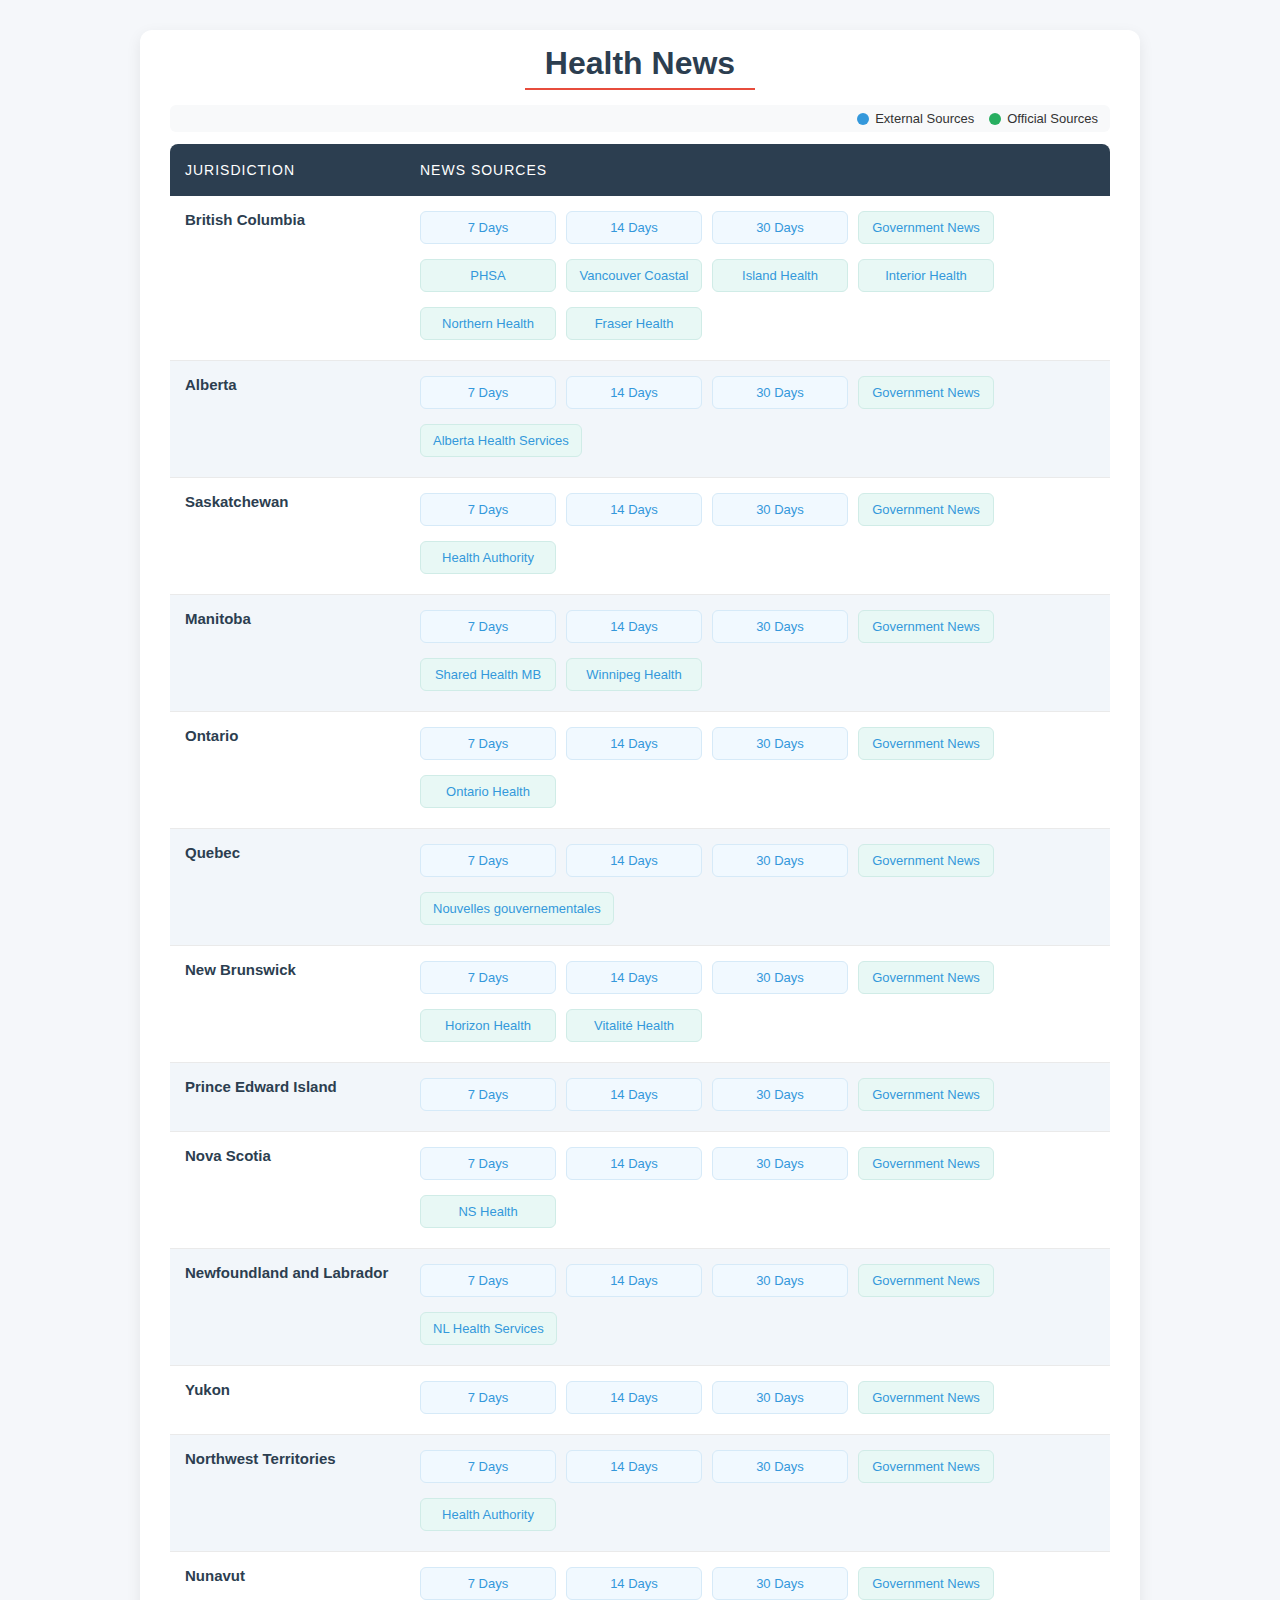
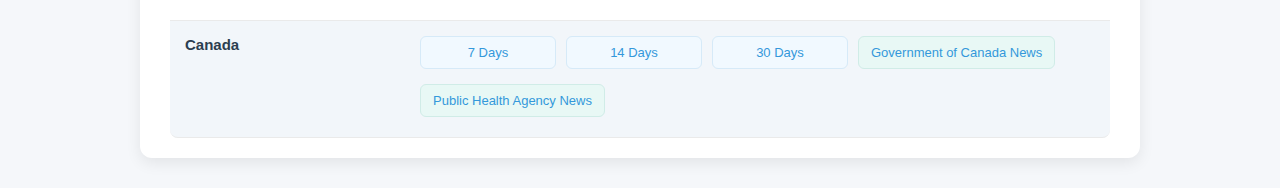
<file: News Links.html>
<!DOCTYPE html>
<html xmlns:mso="urn:schemas-microsoft-com:office:office" xmlns:msdt="uuid:C2F41010-65B3-11d1-A29F-00AA00C14882">
<head>
  <style>
    body {
      font-family: 'Segoe UI', Tahoma, Geneva, Verdana, sans-serif;
      background-color: #f5f7fa;
      color: #333;
      max-width: 1000px;
      margin: 0 auto;
      padding: 30px;
    }
    
    .container {
      background-color: white;
      border-radius: 12px;
      box-shadow: 0 5px 15px rgba(0, 0, 0, 0.08);
      padding: 15px 30px 20px;
    }
    
    h1 {
      color: #2c3e50;
      text-align: center;
      margin-bottom: 15px;
      font-weight: 600;
      position: relative;
      padding-bottom: 8px;
      margin-top: 0;
      font-size: 2rem;
    }
    
    h1:after {
      content: '';
      position: absolute;
      width: 230px;
      height: 2px;
      background-color: #e74c3c;
      bottom: 0;
      left: 50%;
      transform: translateX(-50%);
    }

    .federal-section {
      margin-bottom: 35px;
      padding: 20px;
      background-color: #f8f9fa;
      border-radius: 10px;
      border-left: 4px solid #c0392b;
      box-shadow: 0 2px 6px rgba(0,0,0,0.05);
    }
    
    .federal-section h2 {
      margin-top: 0;
      color: #c0392b;
      font-size: 1.3rem;
    }

    .federal-links {
      display: flex;
      gap: 15px;
      flex-wrap: wrap;
    }

    .federal-links a {
      flex: 1;
      min-width: 200px;
    }
    
    table {
      width: 100%;
      border-collapse: separate;
      border-spacing: 0;
      margin-top: 12px;
    }
    
    th, td {
      padding: 15px;
      text-align: left;
      vertical-align: top;
    }
    
    th {
      background-color: #2c3e50;
      color: white;
      font-weight: 500;
      text-transform: uppercase;
      font-size: 14px;
      letter-spacing: 1px;
      padding: 18px 15px;
    }
    
    th:first-child {
      border-top-left-radius: 8px;
    }
    
    th:last-child {
      border-top-right-radius: 8px;
    }
    
    tr:nth-child(even) {
      background-color: #f2f6fa;
    }
    
    tr:hover {
      background-color: #edf5fa;
      transition: background-color 0.2s ease;
    }
    
    tr:last-child td:first-child {
      border-bottom-left-radius: 8px;
    }
    
    tr:last-child td:last-child {
      border-bottom-right-radius: 8px;
    }
    
    td {
      border-bottom: 1px solid #eaeaea;
    }
    
    .province-name {
      font-weight: 600;
      color: #2c3e50;
      width: 25%;
      font-size: 15px;
    }
    
    .links-container {
      display: flex;
      gap: 10px;
      flex-wrap: wrap;
    }
    
    a {
      color: #3498db;
      text-decoration: none;
      display: inline-block;
      padding: 8px 12px;
      background-color: #f1f9ff;
      border-radius: 6px;
      border: 1px solid #d6eaf8;
      transition: all 0.3s ease;
      font-size: 13px;
      margin-bottom: 5px;
      min-width: 110px;
      text-align: center;
      font-weight: 500;
    }
    
    a:hover {
      background-color: #3498db;
      color: white;
      border-color: #3498db;
      transform: translateY(-2px);
      box-shadow: 0 4px 8px rgba(52, 152, 219, 0.3);
    }

    .official-link {
      background-color: #e8f8f5;
      border-color: #d0ece7;
      position: relative;
      overflow: hidden;
    }

    .official-link:hover {
      background-color: #27ae60;
      border-color: #27ae60;
    }

    .google-link {
      background-color: #f1f9ff;
      border-color: #d6eaf8;
    }

    .google-link:hover {
      background-color: #3498db;
      border-color: #3498db;
    }
    
    .google-link-7d {
      background-color: #f1f9ff;
      border-color: #d6eaf8;
    }
    
    .google-link-7d:hover {
      background-color: #3498db;
      border-color: #3498db;
    }

    .health-authority {
      margin-top: 5px;
      font-size: 12px;
      color: #7f8c8d;
    }
    
    .footer {
      text-align: center;
      margin-top: 30px;
      font-size: 12px;
      color: #7f8c8d;
      line-height: 1.5;
    }
    
    .last-updated {
      font-style: italic;
      text-align: right;
      margin-top: 20px;
      font-size: 13px;
      color: #7f8c8d;
      background-color: #f8f9fa;
      padding: 10px 15px;
      border-radius: 6px;
      display: inline-block;
      float: right;
    }

    .link-labels {
      display: flex;
      gap: 15px;
      justify-content: flex-end;
      margin-bottom: 8px;
      flex-wrap: wrap;
      background-color: #f8f9fa;
      padding: 6px 12px;
      border-radius: 6px;
    }

    .link-label {
      display: flex;
      align-items: center;
      font-size: 13px;
    }

    .link-dot {
      display: inline-block;
      width: 12px;
      height: 12px;
      border-radius: 50%;
      margin-right: 6px;
    }

    .dot-google {
      background-color: #3498db;
    }

    .dot-official {
      background-color: #27ae60;
    }

    @media (max-width: 768px) {
      .province-name {
        width: 100%;
        font-size: 16px;
        padding-bottom: 0;
        background-color: #f4f8fb;
        border-left: 4px solid #3498db;
      }
      
      table, tr, td {
        display: block;
      }
      
      th {
        display: none;
      }
      
      tr {
        margin-bottom: 20px;
        border-radius: 8px;
        overflow: hidden;
        box-shadow: 0 1px 3px rgba(0, 0, 0, 0.1);
      }
      
      .links-container {
        padding-top: 5px;
      }
      
      a {
        min-width: 140px;
      }
      
      .federal-links {
        flex-direction: column;
      }
      
      .federal-links a {
        width: 100%;
      }
      
      body {
        padding: 15px;
      }
      
      .container {
        padding: 15px;
      }
    }
  </style>

<!--[if gte mso 9]><xml>
<mso:CustomDocumentProperties>
<mso:k9ae71620fb64f46848d734b813b5687 msdt:dt="string">Federal-Provincial-Territorial Relations Division|36a3b210-222a-41dd-982b-4ee4cbbc80a4</mso:k9ae71620fb64f46848d734b813b5687>
<mso:Program msdt:dt="string">16;#Health Care Systems Analysis and Policy|9545756d-d88a-4e12-98da-84d437391c26</mso:Program>
<mso:n3ab70f913b14dcfbc79f3581b87a2e0 msdt:dt="string">Active|b3c4d83a-10bd-4776-b251-f379e1cb284c</mso:n3ab70f913b14dcfbc79f3581b87a2e0>
<mso:Accountability msdt:dt="string">13;#Federal-Provincial-Territorial Relations Division|36a3b210-222a-41dd-982b-4ee4cbbc80a4</mso:Accountability>
<mso:k2aa6d8ccfb34d5294c62e9fc2588215 msdt:dt="string">UNC|0d9ccdb0-03be-47e1-a8dc-cfc141ee1e4e</mso:k2aa6d8ccfb34d5294c62e9fc2588215>
<mso:h081c3383653405194935089c86d6bc7 msdt:dt="string">Health Care Systems Analysis and Policy|9545756d-d88a-4e12-98da-84d437391c26</mso:h081c3383653405194935089c86d6bc7>
<mso:l3f65e05b1d843caba2af52475971a50 msdt:dt="string"></mso:l3f65e05b1d843caba2af52475971a50>
<mso:TaxCatchAll msdt:dt="string">13;#Federal-Provincial-Territorial Relations Division|36a3b210-222a-41dd-982b-4ee4cbbc80a4;#9;#UNC|0d9ccdb0-03be-47e1-a8dc-cfc141ee1e4e;#16;#Health Care Systems Analysis and Policy|9545756d-d88a-4e12-98da-84d437391c26;#1;#Active|b3c4d83a-10bd-4776-b251-f379e1cb284c</mso:TaxCatchAll>
<mso:_dlc_DocId msdt:dt="string">HC-HCSPB-1135650733-3024</mso:_dlc_DocId>
<mso:_dlc_DocIdItemGuid msdt:dt="string">6017d8f9-05f8-4d77-bff9-ef657f3bd9bc</mso:_dlc_DocIdItemGuid>
<mso:_dlc_DocIdUrl msdt:dt="string">https://022gc.sharepoint.com/sites/HC-HPB-IFPTRD-X/_layouts/15/DocIdRedir.aspx?ID=HC-HCSPB-1135650733-3024, HC-HCSPB-1135650733-3024</mso:_dlc_DocIdUrl>
</mso:CustomDocumentProperties>
</xml><![endif]-->
</head>
<body>
  <div class="container">
    <h1>Health News</h1>
    
    <div class="link-labels">
      <div class="link-label"><span class="link-dot dot-google"></span> External Sources</div>
      <div class="link-label"><span class="link-dot dot-official"></span> Official Sources</div>
    </div>
    
    <table>
      <thead>
        <tr>
          <th>Jurisdiction</th>
          <th>News Sources</th>
        </tr>
      </thead>
      <tbody>
        <tr>
          <td class="province-name">British Columbia</td>
          <td>
            <div class="links-container">
              <a href="https://news.google.com/search?q=british%20columbia%20health%20when%3A7d&hl=en-CA&gl=CA&ceid=CA%3Aen" target="_blank" class="google-link-7d">7 Days</a>
              <a href="https://news.google.com/search?q=british%20columbia%20health%20when%3A14d&hl=en-CA&gl=CA&ceid=CA%3Aen" target="_blank" class="google-link">14 Days</a>
              <a href="https://news.google.com/search?q=british%20columbia%20health%20when%3A30d&hl=en-CA&gl=CA&ceid=CA%3Aen" target="_blank" class="google-link">30 Days</a>
              <a href="https://news.gov.bc.ca" target="_blank" class="official-link">Government News</a>
              <a href="http://www.phsa.ca/about/news-stories/news-releases/2025-news" target="_blank" class="official-link">PHSA</a>
              <a href="https://www.vch.ca/en/about-us/media-centre/news" target="_blank" class="official-link">Vancouver Coastal</a>
              <a href="https://www.islandhealth.ca/news" target="_blank" class="official-link">Island Health</a>
              <a href="https://www.interiorhealth.ca/stories" target="_blank" class="official-link">Interior Health</a>
              <a href="https://www.northernhealth.ca/newsroom" target="_blank" class="official-link">Northern Health</a>
              <a href="https://www.fraserhealth.ca/news" target="_blank" class="official-link">Fraser Health</a>
            </div>
          </td>
        </tr>
        <tr>
          <td class="province-name">Alberta</td>
          <td>
            <div class="links-container">
              <a href="https://news.google.com/search?q=alberta%20health%20when%3A7d&hl=en-CA&gl=CA&ceid=CA%3Aen" target="_blank" class="google-link-7d">7 Days</a>
              <a href="https://news.google.com/search?q=alberta%20health%20when%3A14d&hl=en-CA&gl=CA&ceid=CA%3Aen" target="_blank" class="google-link">14 Days</a>
              <a href="https://news.google.com/search?q=alberta%20health%20when%3A30d&hl=en-CA&gl=CA&ceid=CA%3Aen" target="_blank" class="google-link">30 Days</a>
              <a href="https://www.alberta.ca/news" target="_blank" class="official-link">Government News</a>
              <a href="https://www.albertahealthservices.ca/news/newsreleases.aspx" target="_blank" class="official-link">Alberta Health Services</a>
            </div>
          </td>
        </tr>
        <tr>
          <td class="province-name">Saskatchewan</td>
          <td>
            <div class="links-container">
              <a href="https://news.google.com/search?q=saskatchewan%20health%20when%3A7d&hl=en-CA&gl=CA&ceid=CA%3Aen" target="_blank" class="google-link-7d">7 Days</a>
              <a href="https://news.google.com/search?q=saskatchewan%20health%20when%3A14d&hl=en-CA&gl=CA&ceid=CA%3Aen" target="_blank" class="google-link">14 Days</a>
              <a href="https://news.google.com/search?q=saskatchewan%20health%20when%3A30d&hl=en-CA&gl=CA&ceid=CA%3Aen" target="_blank" class="google-link">30 Days</a>
              <a href="https://www.saskatchewan.ca/government/news-and-media" target="_blank" class="official-link">Government News</a>
              <a href="https://www.saskhealthauthority.ca/news-events/news" target="_blank" class="official-link">Health Authority</a>
            </div>
          </td>
        </tr>
        <tr>
          <td class="province-name">Manitoba</td>
          <td>
            <div class="links-container">
              <a href="https://news.google.com/search?q=manitoba%20health%20when%3A7d&hl=en-CA&gl=CA&ceid=CA%3Aen" target="_blank" class="google-link-7d">7 Days</a>
              <a href="https://news.google.com/search?q=manitoba%20health%20when%3A14d&hl=en-CA&gl=CA&ceid=CA%3Aen" target="_blank" class="google-link">14 Days</a>
              <a href="https://news.google.com/search?q=manitoba%20health%20when%3A30d&hl=en-CA&gl=CA&ceid=CA%3Aen" target="_blank" class="google-link">30 Days</a>
              <a href="https://news.gov.mb.ca/news/index.html" target="_blank" class="official-link">Government News</a>
              <a href="https://sharedhealthmb.ca/news/" target="_blank" class="official-link">Shared Health MB</a>
              <a href="https://wrha.mb.ca/category/news/" target="_blank" class="official-link">Winnipeg Health</a>
            </div>
          </td>
        </tr>
        <tr>
          <td class="province-name">Ontario</td>
          <td>
            <div class="links-container">
              <a href="https://news.google.com/search?q=ontario%20health%20when%3A7d&hl=en-CA&gl=CA&ceid=CA%3Aen" target="_blank" class="google-link-7d">7 Days</a>
              <a href="https://news.google.com/search?q=ontario%20health%20when%3A14d&hl=en-CA&gl=CA&ceid=CA%3Aen" target="_blank" class="google-link">14 Days</a>
              <a href="https://news.google.com/search?q=ontario%20health%20when%3A30d&hl=en-CA&gl=CA&ceid=CA%3Aen" target="_blank" class="google-link">30 Days</a>
              <a href="https://news.ontario.ca/en" target="_blank" class="official-link">Government News</a>
              <a href="https://www.ontariohealth.ca/about-us/news" target="_blank" class="official-link">Ontario Health</a>
            </div>
          </td>
        </tr>
        <tr>
          <td class="province-name">Quebec</td>
          <td>
            <div class="links-container">
              <a href="https://news.google.com/search?q=quebec%20health%20when%3A7d&hl=en-CA&gl=CA&ceid=CA%3Aen" target="_blank" class="google-link-7d">7 Days</a>
              <a href="https://news.google.com/search?q=quebec%20health%20when%3A14d&hl=en-CA&gl=CA&ceid=CA%3Aen" target="_blank" class="google-link">14 Days</a>
              <a href="https://news.google.com/search?q=quebec%20health%20when%3A30d&hl=en-CA&gl=CA&ceid=CA%3Aen" target="_blank" class="google-link">30 Days</a>
              <a href="https://www.quebec.ca/en/news/search?id=6557&tx_solr[q]&tx_solr[filter][]=themes%3A4158&tx_solr[filter][]=themes%3A200&tx_solr[filter][]=themes%3A178&tx_solr[filter][]&tx_solr[sort]=newest%20desc&tx_solr[resultsPerPage]=10&tx_solr[page]=1" target="_blank" class="official-link">Government News</a>
              <a href="https://www.quebec.ca/nouvelles/rechercher?id=6557&tx_solr[q]&tx_solr[filter][]=themes%3A4158&tx_solr[filter][]=themes%3A200&tx_solr[filter][]=themes%3A178&tx_solr[filter][]&tx_solr[sort]=newest%20desc&tx_solr[resultsPerPage]=10&tx_solr[page]=1" target="_blank" class="official-link">Nouvelles gouvernementales</a>
            </div>
          </td>
        </tr>
        <tr>
          <td class="province-name">New Brunswick</td>
          <td>
            <div class="links-container">
              <a href="https://news.google.com/search?q=new%20brunswick%20health%20when%3A7d&hl=en-CA&gl=CA&ceid=CA%3Aen" target="_blank" class="google-link-7d">7 Days</a>
              <a href="https://news.google.com/search?q=new%20brunswick%20health%20when%3A14d&hl=en-CA&gl=CA&ceid=CA%3Aen" target="_blank" class="google-link">14 Days</a>
              <a href="https://news.google.com/search?q=new%20brunswick%20health%20when%3A30d&hl=en-CA&gl=CA&ceid=CA%3Aen" target="_blank" class="google-link">30 Days</a>
              <a href="https://www2.gnb.ca/content/gnb/en/news/search_results.html?_charset_=UTF-8&newskeyword=health&newsFromDate=&newsToDate=&newsdeptId=" target="_blank" class="official-link">Government News</a>
              <a href="https://horizonnb.ca/category/news-releases/" target="_blank" class="official-link">Horizon Health</a>
              <a href="https://vitalitenb.ca/en/news" target="_blank" class="official-link">Vitalité Health</a>
            </div>
          </td>
        </tr>
        <tr>
          <td class="province-name">Prince Edward Island</td>
          <td>
            <div class="links-container">
              <a href="https://news.google.com/search?q=prince%20edward%20island%20health%20when%3A7d&hl=en-CA&gl=CA&ceid=CA%3Aen" target="_blank" class="google-link-7d">7 Days</a>
              <a href="https://news.google.com/search?q=prince%20edward%20island%20health%20when%3A14d&hl=en-CA&gl=CA&ceid=CA%3Aen" target="_blank" class="google-link">14 Days</a>
              <a href="https://news.google.com/search?q=prince%20edward%20island%20health%20when%3A30d&hl=en-CA&gl=CA&ceid=CA%3Aen" target="_blank" class="google-link">30 Days</a>
              <a href="https://www.princeedwardisland.ca/en/news" target="_blank" class="official-link">Government News</a>
            </div>
          </td>
        </tr>
        <tr>
          <td class="province-name">Nova Scotia</td>
          <td>
            <div class="links-container">
              <a href="https://news.google.com/search?q=nova%20scotia%20health%20when%3A7d&hl=en-CA&gl=CA&ceid=CA%3Aen" target="_blank" class="google-link-7d">7 Days</a>
              <a href="https://news.google.com/search?q=nova%20scotia%20health%20when%3A14d&hl=en-CA&gl=CA&ceid=CA%3Aen" target="_blank" class="google-link">14 Days</a>
              <a href="https://news.google.com/search?q=nova%20scotia%20health%20when%3A30d&hl=en-CA&gl=CA&ceid=CA%3Aen" target="_blank" class="google-link">30 Days</a>
              <a href="https://news.novascotia.ca" target="_blank" class="official-link">Government News</a>
              <a href="https://www.nshealth.ca/news-and-notices" target="_blank" class="official-link">NS Health</a>
            </div>
          </td>
        </tr>
        <tr>
          <td class="province-name">Newfoundland and Labrador</td>
          <td>
            <div class="links-container">
              <a href="https://news.google.com/search?q=newfoundland%20and%20labrador%20health%20when%3A7d&hl=en-CA&gl=CA&ceid=CA%3Aen" target="_blank" class="google-link-7d">7 Days</a>
              <a href="https://news.google.com/search?q=newfoundland%20and%20labrador%20health%20when%3A14d&hl=en-CA&gl=CA&ceid=CA%3Aen" target="_blank" class="google-link">14 Days</a>
              <a href="https://news.google.com/search?q=newfoundland%20and%20labrador%20health%20when%3A30d&hl=en-CA&gl=CA&ceid=CA%3Aen" target="_blank" class="google-link">30 Days</a>
              <a href="https://www.gov.nl.ca/releases/r/" target="_blank" class="official-link">Government News</a>
              <a href="https://nlhealthservices.ca/news/" target="_blank" class="official-link">NL Health Services</a>
            </div>
          </td>
        </tr>
        <tr>
          <td class="province-name">Yukon</td>
          <td>
            <div class="links-container">
              <a href="https://news.google.com/search?q=yukon%20health%20when%3A7d&hl=en-CA&gl=CA&ceid=CA%3Aen" target="_blank" class="google-link-7d">7 Days</a>
              <a href="https://news.google.com/search?q=yukon%20health%20when%3A14d&hl=en-CA&gl=CA&ceid=CA%3Aen" target="_blank" class="google-link">14 Days</a>
              <a href="https://news.google.com/search?q=yukon%20health%20when%3A30d&hl=en-CA&gl=CA&ceid=CA%3Aen" target="_blank" class="google-link">30 Days</a>
              <a href="https://yukon.ca/en/news" target="_blank" class="official-link">Government News</a>
            </div>
          </td>
        </tr>
        <tr>
          <td class="province-name">Northwest Territories</td>
          <td>
            <div class="links-container">
              <a href="https://news.google.com/search?q=northwest%20territories%20health%20when%3A7d&hl=en-CA&gl=CA&ceid=CA%3Aen" target="_blank" class="google-link-7d">7 Days</a>
              <a href="https://news.google.com/search?q=northwest%20territories%20health%20when%3A14d&hl=en-CA&gl=CA&ceid=CA%3Aen" target="_blank" class="google-link">14 Days</a>
              <a href="https://news.google.com/search?q=northwest%20territories%20health%20when%3A30d&hl=en-CA&gl=CA&ceid=CA%3Aen" target="_blank" class="google-link">30 Days</a>
              <a href="https://www.gov.nt.ca/en/newsroom?f%5B0%5D=field_news_department%3A91" target="_blank" class="official-link">Government News</a>
              <a href="https://www.nthssa.ca/en/newsroom" target="_blank" class="official-link">Health Authority</a>
            </div>
          </td>
        </tr>
        <tr>
          <td class="province-name">Nunavut</td>
          <td>
            <div class="links-container">
              <a href="https://news.google.com/search?q=nunavut%20health%20when%3A7d&hl=en-CA&gl=CA&ceid=CA%3Aen" target="_blank" class="google-link-7d">7 Days</a>
              <a href="https://news.google.com/search?q=nunavut%20health%20when%3A14d&hl=en-CA&gl=CA&ceid=CA%3Aen" target="_blank" class="google-link">14 Days</a>
              <a href="https://news.google.com/search?q=nunavut%20health%20when%3A30d&hl=en-CA&gl=CA&ceid=CA%3Aen" target="_blank" class="google-link">30 Days</a>
              <a href="https://www.gov.nu.ca/en/newsroom" target="_blank" class="official-link">Government News</a>
            </div>
          </td>
        </tr>
        <tr>
          <td class="province-name">Canada</td>
          <td>
            <div class="links-container">
              <a href="https://news.google.com/search?q=canada%20health%20when%3A7d&hl=en-CA&gl=CA&ceid=CA%3Aen" target="_blank" class="google-link-7d">7 Days</a>
              <a href="https://news.google.com/search?q=canada%20health%20when%3A14d&hl=en-CA&gl=CA&ceid=CA%3Aen" target="_blank" class="google-link">14 Days</a>
              <a href="https://news.google.com/search?q=canada%20health%20when%3A30d&hl=en-CA&gl=CA&ceid=CA%3Aen" target="_blank" class="google-link">30 Days</a>
              <a href="https://www.canada.ca/en/news.html" target="_blank" class="official-link">Government of Canada News</a>
              <a href="https://www.canada.ca/en/news/advanced-news-search/news-results.html?_=1716399320637&dprtmnt=publichealthagencyofcanada&start&end" target="_blank" class="official-link">Public Health Agency News</a>
            </div>
          </td>
</file>
<file: style.css>
:root {
  --primary-blue: #3498db;
  --dark-blue: #2c3e50;
  --light-blue: #f1f9ff;
  --primary-green: #27ae60;
  --light-green: #e8f8f5;
  --background-gray: #f5f7fa;
  --table-alt-row: #f2f6fa;
  --table-hover: #edf5fa;
  --border-light: #eaeaea;
  --text-dark: #333;
  --text-light: #7f8c8d;
  --accent-red: #e74c3c;
  --accent-red-dark: #c0392b;
  --border-radius-sm: 6px;
  --border-radius-md: 8px;
  --border-radius-lg: 12px;
  --shadow-sm: 0 2px 6px rgba(0, 0, 0, 0.05);
  --shadow-md: 0 5px 15px rgba(0, 0, 0, 0.08);
  --shadow-lg: 0 4px 8px rgba(52, 152, 219, 0.3);
  --transition-default: all 0.3s ease;
}

* {
  margin: 0;
  padding: 0;
  box-sizing: border-box;
}

body {
  font-family: 'Segoe UI', Tahoma, Geneva, Verdana, sans-serif;
  background-color: var(--background-gray);
  color: var(--text-dark);
  max-width: 1000px;
  margin: 0 auto;
  padding: 20px; /* Reduced from 30px */
  line-height: 1.5;
}

.container {
  background-color: white;
  border-radius: var(--border-radius-lg);
  box-shadow: var(--shadow-md);
  padding: 10px 25px 15px; /* Reduced from 15px 30px 20px */
  position: relative; /* For positioning the home button */
}

header {
  margin-bottom: 15px; /* Reduced from 20px */
  position: relative;
}

.home-button {
  position: absolute;
  top: 10px;
  left: 10px;
  z-index: 10;
  background-color: var(--primary-blue);
  color: white;
  border-radius: var(--border-radius-sm);
  width: 32px;
  height: 32px;
  display: flex;
  align-items: center;
  justify-content: center;
  text-decoration: none;
  box-shadow: var(--shadow-sm);
  transition: var(--transition-default);
}

.home-button:hover {
  background-color: var(--dark-blue);
  transform: translateY(-2px);
  box-shadow: var(--shadow-lg);
}

.home-icon {
  width: 16px;
  height: 16px;
}

h1 {
  color: var(--dark-blue);
  text-align: center;
  margin-bottom: 12px; /* Reduced from 15px */
  font-weight: 600;
  position: relative;
  padding-bottom: 8px;
  margin-top: 0;
  font-size: 2rem;
}

h1:after {
  content: '';
  position: absolute;
  width: 230px;
  height: 2px;
  background-color: var(--accent-red);
  bottom: 0;
  left: 50%;
  transform: translateX(-50%);
}

.federal-section {
  margin-bottom: 25px; /* Reduced from 35px */
  padding: 15px; /* Reduced from 20px */
  background-color: #f8f9fa;
  border-radius: var(--border-radius-md);
  border-left: 4px solid var(--accent-red-dark);
  box-shadow: var(--shadow-sm);
}

.federal-section h2 {
  margin-top: 0;
  color: var(--accent-red-dark);
  font-size: 1.3rem;
}

.federal-links {
  display: flex;
  gap: 15px;
  flex-wrap: wrap;
}

.federal-links a {
  flex: 1;
  min-width: 200px;
}

table {
  width: 100%;
  border-collapse: separate;
  border-spacing: 0;
  margin-top: 10px; /* Reduced from 12px */
}

th, td {
  padding: 12px; /* Reduced from 15px */
  text-align: left;
  vertical-align: top;
}

th {
  background-color: var(--dark-blue);
  color: white;
  font-weight: 500;
  text-transform: uppercase;
  font-size: 14px;
  letter-spacing: 1px;
  padding: 14px 12px; /* Reduced from 18px 15px */
}

th:first-child {
  border-top-left-radius: var(--border-radius-md);
}

th:last-child {
  border-top-right-radius: var(--border-radius-md);
}

tr:nth-child(even) {
  background-color: var(--table-alt-row);
}

tr:hover {
  background-color: var(--table-hover);
  transition: background-color 0.2s ease;
}

tr:last-child td:first-child {
  border-bottom-left-radius: var(--border-radius-md);
}

tr:last-child td:last-child {
  border-bottom-right-radius: var(--border-radius-md);
}

td {
  border-bottom: 1px solid var(--border-light);
}

.province-name {
  font-weight: 600;
  color: var(--dark-blue);
  width: 25%;
  font-size: 15px;
}

.links-container {
  display: flex;
  gap: 8px; /* Reduced from 10px */
  flex-wrap: wrap;
}

a {
  color: var(--primary-blue);
  text-decoration: none;
  display: inline-block;
  padding: 6px 10px; /* Reduced from 8px 12px */
  background-color: var(--light-blue);
  border-radius: var(--border-radius-sm);
  border: 1px solid #d6eaf8;
  transition: var(--transition-default);
  font-size: 13px;
  margin-bottom: 4px; /* Reduced from 5px */
  min-width: 110px;
  text-align: center;
  font-weight: 500;
}

a:hover, a:focus {
  background-color: var(--primary-blue);
  color: white;
  border-color: var(--primary-blue);
  transform: translateY(-2px);
  box-shadow: var(--shadow-lg);
}

.official-link {
  background-color: var(--light-green);
  border-color: #d0ece7;
}

.official-link:hover, .official-link:focus {
  background-color: var(--primary-green);
  border-color: var(--primary-green);
}

.google-link {
  background-color: var(--light-blue);
  border-color: #d6eaf8;
}

.health-authority {
  margin-top: 4px; /* Reduced from 5px */
  font-size: 12px;
  color: var(--text-light);
}

.footer {
  text-align: center;
  margin-top: 20px; /* Reduced from 30px */
  font-size: 12px;
  color: var(--text-light);
  line-height: 1.5;
}

.last-updated {
  font-style: italic;
  text-align: right;
  margin-top: 15px; /* Reduced from 20px */
  font-size: 13px;
  color: var(--text-light);
  background-color: #f8f9fa;
  padding: 8px 12px; /* Reduced from 10px 15px */
  border-radius: var(--border-radius-sm);
  display: block;
}

.link-labels {
  display: flex;
  gap: 15px;
  justify-content: flex-end;
  margin-bottom: 6px; /* Reduced from 8px */
  flex-wrap: wrap;
  background-color: #f8f9fa;
  padding: 4px 10px; /* Reduced from 6px 12px */
  border-radius: var(--border-radius-sm);
}

.link-label {
  display: flex;
  align-items: center;
  font-size: 13px;
}

.link-dot {
  display: inline-block;
  width: 12px;
  height: 12px;
  border-radius: 50%;
  margin-right: 6px;
}

.dot-google {
  background-color: var(--primary-blue);
}

.dot-official {
  background-color: var(--primary-green);
}

@media (max-width: 768px) {
  .province-name {
    width: 100%;
    font-size: 16px;
    padding-bottom: 0;
    background-color: #f4f8fb;
    border-left: 4px solid var(--primary-blue);
  }

  body {
    padding: 10px; /* Reduced from 15px */
  }

  .container {
    padding: 10px; /* Reduced from 15px */
  }

  table, tr, td {
    display: block;
  }

  th {
    display: none;
  }

  tr {
    margin-bottom: 15px; /* Reduced from 20px */
    border-radius: var(--border-radius-md);
    overflow: hidden;
    box-shadow: var(--shadow-sm);
  }

  .links-container {
    padding-top: 3px; /* Reduced from 5px */
  }

  a {
    min-width: 140px;
  }

  .federal-links {
    flex-direction: column;
  }

  .federal-links a {
    width: 100%;
  }

  .home-button {
    top: 5px;
    left: 5px;
  }
}

#back-to-top-btn {
  display: none;
  position: fixed;
  bottom: 20px;
  right: 20px;
  z-index: 99;
  border: none;
  outline: none;
  background-color: var(--primary-blue);
  color: white;
  cursor: pointer;
  padding: 15px;
  border-radius: 10px;
  font-size: 18px;
}

#back-to-top-btn:hover {
  background-color: var(--dark-blue);
}
</file>
